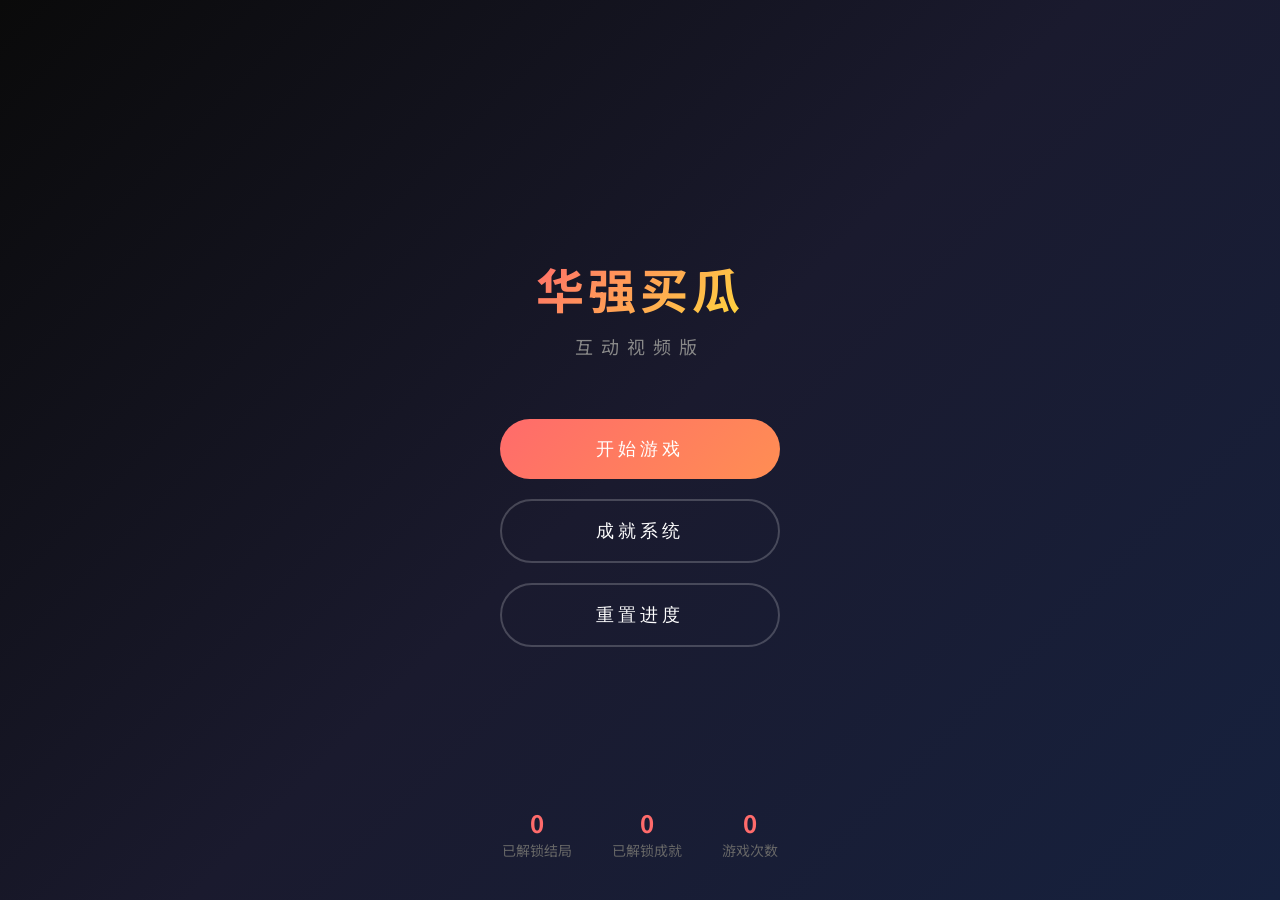
<file: docs/index.html>
﻿<!DOCTYPE html>
<html lang="zh-CN">
<head>
    <meta charset="UTF-8">
    <meta name="viewport" content="width=device-width, initial-scale=1.0">
    <title>华强买瓜：互动视频版</title>
    <style>
        @import url('https://fonts.googleapis.com/css2?family=Noto+Sans+SC:wght@300;400;500;700&display=swap');
        
        * {
            margin: 0;
            padding: 0;
            box-sizing: border-box;
        }

        body {
            background: #0a0a0a;
            color: #fff;
            font-family: 'Noto Sans SC', sans-serif;
            overflow: hidden;
            height: 100vh;
            display: flex;
            flex-direction: column;
        }

        /* ==================== 首页 - 高级感设计 ==================== */
        .home-screen {
            position: fixed;
            top: 0;
            left: 0;
            right: 0;
            bottom: 0;
            background: linear-gradient(135deg, #0a0a0a 0%, #1a1a2e 50%, #16213e 100%);
            display: flex;
            flex-direction: column;
            justify-content: center;
            align-items: center;
            z-index: 300;
            transition: opacity 0.5s;
        }

        .home-screen.hidden {
            opacity: 0;
            pointer-events: none;
        }

        .home-title {
            font-size: 48px;
            font-weight: 700;
            margin-bottom: 10px;
            background: linear-gradient(135deg, #ff6b6b, #ffd93d);
            -webkit-background-clip: text;
            -webkit-text-fill-color: transparent;
            background-clip: text;
            letter-spacing: 4px;
        }

        .home-subtitle {
            font-size: 18px;
            color: #888;
            margin-bottom: 60px;
            letter-spacing: 8px;
            text-transform: uppercase;
        }

        .home-buttons {
            display: flex;
            flex-direction: column;
            gap: 20px;
            align-items: center;
        }

        .home-btn {
            padding: 18px 60px;
            background: transparent;
            border: 2px solid rgba(255,255,255,0.2);
            border-radius: 50px;
            color: #fff;
            font-size: 18px;
            cursor: pointer;
            transition: all 0.3s;
            letter-spacing: 4px;
            min-width: 280px;
            text-align: center;
        }

        .home-btn:hover {
            background: rgba(255,107,107,0.2);
            border-color: #ff6b6b;
            transform: translateY(-2px);
            box-shadow: 0 10px 30px rgba(255,107,107,0.3);
        }

        .home-btn.primary {
            background: linear-gradient(135deg, #ff6b6b, #ff8e53);
            border: none;
            font-weight: 500;
        }

        .home-btn.primary:hover {
            box-shadow: 0 10px 30px rgba(255,107,107,0.5);
        }

        .home-stats {
            position: absolute;
            bottom: 40px;
            display: flex;
            gap: 40px;
            color: #666;
            font-size: 14px;
        }

        .home-stat {
            text-align: center;
        }

        .home-stat-value {
            font-size: 24px;
            color: #ff6b6b;
            font-weight: 700;
        }

        /* ==================== 角色选择 ==================== */
        .role-select {
            position: fixed;
            top: 0;
            left: 0;
            right: 0;
            bottom: 0;
            background: linear-gradient(135deg, #0a0a0a 0%, #1a1a2e 100%);
            display: none;
            flex-direction: column;
            justify-content: center;
            align-items: center;
            z-index: 200;
        }

        .role-select.active {
            display: flex;
        }

        .role-select-title {
            font-size: 32px;
            margin-bottom: 50px;
            color: #fff;
            letter-spacing: 4px;
        }

        .role-cards {
            display: flex;
            gap: 40px;
            flex-wrap: wrap;
            justify-content: center;
        }

        .role-card {
            width: 240px;
            padding: 40px 30px;
            background: rgba(255,255,255,0.03);
            border: 1px solid rgba(255,255,255,0.1);
            border-radius: 20px;
            text-align: center;
            cursor: pointer;
            transition: all 0.4s;
            position: relative;
            overflow: hidden;
        }

        .role-card::before {
            content: '';
            position: absolute;
            top: 0;
            left: 0;
            right: 0;
            height: 3px;
            background: linear-gradient(90deg, #ff6b6b, #ffd93d);
            transform: scaleX(0);
            transition: transform 0.4s;
        }

        .role-card:hover::before {
            transform: scaleX(1);
        }

        .role-card:hover {
            background: rgba(255,255,255,0.08);
            border-color: rgba(255,107,107,0.3);
            transform: translateY(-10px);
            box-shadow: 0 20px 40px rgba(0,0,0,0.5);
        }

        .role-card .role-icon {
            font-size: 56px;
            margin-bottom: 20px;
        }

        .role-card .role-name {
            font-size: 22px;
            font-weight: 700;
            margin-bottom: 12px;
            letter-spacing: 2px;
        }

        .role-card .role-desc {
            font-size: 14px;
            color: #888;
            line-height: 1.6;
        }

        .back-btn {
            margin-top: 40px;
            padding: 12px 40px;
            background: transparent;
            border: 1px solid rgba(255,255,255,0.2);
            border-radius: 25px;
            color: #888;
            cursor: pointer;
            transition: all 0.3s;
        }

        .back-btn:hover {
            border-color: #ff6b6b;
            color: #ff6b6b;
        }

        /* ==================== 游戏界面 ==================== */
        .game-screen {
            display: none;
            flex-direction: column;
            height: 100vh;
        }

        .game-screen.active {
            display: flex;
        }

        /* 顶部栏 */
        .top-bar {
            display: flex;
            justify-content: space-between;
            align-items: center;
            padding: 12px 24px;
            background: rgba(0,0,0,0.9);
            border-bottom: 1px solid rgba(255,255,255,0.05);
        }

        .top-bar .title {
            font-size: 16px;
            font-weight: 500;
            color: #ff6b6b;
            letter-spacing: 2px;
        }

        .top-bar .stats {
            display: flex;
            gap: 24px;
            font-size: 13px;
            color: #666;
        }

        .top-bar .stats span {
            display: flex;
            align-items: center;
            gap: 6px;
        }

        .top-bar .stats .stat-value {
            color: #ff6b6b;
            font-weight: 700;
        }

        /* 视频区域 */
        .video-container {
            flex: 1;
            display: flex;
            justify-content: center;
            align-items: center;
            background: #000;
            position: relative;
        }

        #main-video {
            max-width: 80%;
            max-height: calc((100vh - 50px) * 0.8);
            width: 100%;
            height: 100%;
            object-fit: contain;
        }

        /* 选择面板 */
        .choice-panel {
            position: absolute;
            bottom: 0;
            left: 0;
            right: 0;
            background: linear-gradient(transparent, rgba(0,0,0,0.98));
            padding: 60px 30px 30px;
            transition: opacity 0.4s;
        }

        .choice-panel.hidden {
            opacity: 0;
            pointer-events: none;
        }

        .choice-question {
            text-align: center;
            font-size: 20px;
            margin-bottom: 30px;
            color: #fff;
            font-weight: 300;
            letter-spacing: 2px;
        }

        .choice-buttons {
            display: flex;
            flex-direction: column;
            gap: 12px;
            max-width: 600px;
            margin: 0 auto;
        }

        .choice-btn {
            padding: 18px 24px;
            background: rgba(255,255,255,0.05);
            border: 1px solid rgba(255,255,255,0.1);
            border-radius: 12px;
            color: #fff;
            font-size: 16px;
            cursor: pointer;
            transition: all 0.3s;
            text-align: left;
            display: flex;
            align-items: center;
            gap: 12px;
        }

        .choice-btn:hover {
            background: rgba(255,107,107,0.15);
            border-color: rgba(255,107,107,0.4);
            transform: translateX(8px);
        }

        .choice-btn.selected {
            background: rgba(255,107,107,0.2);
            border-color: #ff6b6b;
        }

        .choice-btn.selected::after {
            display: none;
        }

        .choice-btn .choice-number {
            width: 32px;
            height: 32px;
            background: rgba(255,255,255,0.1);
            border-radius: 50%;
            display: flex;
            align-items: center;
            justify-content: center;
            font-size: 14px;
            font-weight: 700;
            flex-shrink: 0;
        }

        /* 结局面板 */
        .ending-panel {
            position: fixed;
            top: 0;
            left: 0;
            right: 0;
            bottom: 0;
            background: rgba(0,0,0,0.95);
            display: none;
            justify-content: center;
            align-items: center;
            z-index: 100;
        }

        .ending-panel.active {
            display: flex;
        }

        .ending-content {
            text-align: center;
            padding: 50px;
            max-width: 500px;
        }

        .ending-badge {
            font-size: 14px;
            color: #ff6b6b;
            letter-spacing: 4px;
            margin-bottom: 20px;
            text-transform: uppercase;
        }

        .ending-title {
            font-size: 42px;
            font-weight: 700;
            margin-bottom: 20px;
            background: linear-gradient(135deg, #ff6b6b, #ffd93d);
            -webkit-background-clip: text;
            -webkit-text-fill-color: transparent;
            background-clip: text;
        }

        .ending-description {
            font-size: 18px;
            color: #aaa;
            margin-bottom: 40px;
            line-height: 1.8;
        }

        .ending-buttons {
            display: flex;
            gap: 20px;
            justify-content: center;
        }

        .ending-btn {
            padding: 14px 40px;
            background: transparent;
            border: 2px solid rgba(255,255,255,0.2);
            border-radius: 30px;
            color: #fff;
            font-size: 16px;
            cursor: pointer;
            transition: all 0.3s;
            letter-spacing: 2px;
        }

        .ending-btn:hover {
            background: rgba(255,107,107,0.2);
            border-color: #ff6b6b;
            transform: translateY(-2px);
        }

        .ending-btn.primary {
            background: linear-gradient(135deg, #ff6b6b, #ff8e53);
            border: none;
        }

        .ending-btn.primary:hover {
            box-shadow: 0 10px 30px rgba(255,107,107,0.4);
        }

        /* 成就面板 */
        .achievement-panel {
            position: fixed;
            top: 0;
            left: 0;
            right: 0;
            bottom: 0;
            background: rgba(0,0,0,0.95);
            display: none;
            justify-content: center;
            align-items: center;
            z-index: 150;
            overflow-y: auto;
        }

        .achievement-panel.active {
            display: flex;
        }

        .achievement-content {
            padding: 50px;
            max-width: 800px;
            width: 100%;
        }

        .achievement-title {
            font-size: 32px;
            text-align: center;
            margin-bottom: 40px;
            letter-spacing: 4px;
        }

        .achievement-grid {
            display: grid;
            grid-template-columns: repeat(auto-fill, minmax(220px, 1fr));
            gap: 20px;
        }

        .achievement-item {
            padding: 24px;
            background: rgba(255,255,255,0.03);
            border: 1px solid rgba(255,255,255,0.08);
            border-radius: 16px;
            text-align: center;
            transition: all 0.3s;
        }

        .achievement-item.unlocked {
            background: rgba(255,107,107,0.08);
            border-color: rgba(255,107,107,0.3);
        }

        .achievement-item .ach-icon {
            font-size: 36px;
            margin-bottom: 12px;
        }

        .achievement-item .ach-name {
            font-size: 16px;
            font-weight: 500;
            margin-bottom: 8px;
        }

        .achievement-item .ach-desc {
            font-size: 13px;
            color: #666;
        }

        .achievement-item.locked {
            opacity: 0.4;
        }

        .achievement-item.locked .ach-icon {
            filter: grayscale(1);
        }

        .ach-close {
            margin-top: 40px;
            text-align: center;
        }

        .ach-close-btn {
            padding: 12px 40px;
            background: transparent;
            border: 1px solid rgba(255,255,255,0.2);
            border-radius: 25px;
            color: #888;
            cursor: pointer;
            transition: all 0.3s;
        }

        .ach-close-btn:hover {
            border-color: #ff6b6b;
            color: #ff6b6b;
        }

        /* 进度条 */
        .progress-bar {
            position: absolute;
            bottom: 0;
            left: 0;
            height: 3px;
            background: linear-gradient(90deg, #ff6b6b, #ffd93d);
            transition: width 0.5s;
        }

        /* 成就弹出提示 */
        .achievement-popup {
            position: fixed;
            top: 20px;
            right: 20px;
            background: rgba(30,30,30,0.95);
            border: 1px solid rgba(255,107,107,0.3);
            border-radius: 16px;
            padding: 20px 24px;
            display: flex;
            align-items: center;
            gap: 16px;
            z-index: 500;
            transform: translateX(400px);
            transition: transform 0.5s;
            box-shadow: 0 10px 40px rgba(0,0,0,0.5);
        }

        .achievement-popup.show {
            transform: translateX(0);
        }

        .achievement-popup .popup-icon {
            font-size: 32px;
        }

        .achievement-popup .popup-text {
            display: flex;
            flex-direction: column;
        }

        .achievement-popup .popup-title {
            font-size: 14px;
            color: #ff6b6b;
            margin-bottom: 4px;
        }

        .achievement-popup .popup-name {
            font-size: 16px;
            font-weight: 500;
        }

        /* ==================== 视频控制按钮 ==================== */
        .video-controls {
            position: absolute;
            top: 20px;
            right: 20px;
            display: flex;
            gap: 10px;
            z-index: 10;
            opacity: 0;
            transition: opacity 0.3s;
        }

        .video-container:hover .video-controls {
            opacity: 1;
        }

        .video-controls.always-show {
            opacity: 1;
        }

        .ctrl-btn {
            padding: 10px 20px;
            background: rgba(0,0,0,0.7);
            border: 1px solid rgba(255,255,255,0.2);
            border-radius: 25px;
            color: #fff;
            font-size: 14px;
            cursor: pointer;
            transition: all 0.3s;
            backdrop-filter: blur(10px);
            display: flex;
            align-items: center;
            gap: 6px;
        }

        .ctrl-btn:hover {
            background: rgba(255,107,107,0.3);
            border-color: rgba(255,107,107,0.5);
            transform: translateY(-2px);
        }

        .ctrl-btn:disabled {
            opacity: 0.3;
            cursor: not-allowed;
            transform: none;
        }

        .ctrl-btn:disabled:hover {
            background: rgba(0,0,0,0.7);
            border-color: rgba(255,255,255,0.2);
        }

        .ctrl-btn .ctrl-icon {
            font-size: 16px;
        }

        /* 选择面板 - 回退按钮 */
        .choice-header {
            display: flex;
            justify-content: center;
            align-items: center;
            margin-bottom: 30px;
            position: relative;
        }

        .choice-question {
            text-align: center;
            font-size: 20px;
            color: #fff;
            font-weight: 300;
            letter-spacing: 2px;
        }

        .back-step-btn {
            position: absolute;
            left: 0;
            padding: 8px 16px;
            background: rgba(255,255,255,0.08);
            border: 1px solid rgba(255,255,255,0.15);
            border-radius: 20px;
            color: #aaa;
            font-size: 13px;
            cursor: pointer;
            transition: all 0.3s;
            display: flex;
            align-items: center;
            gap: 4px;
        }

        .back-step-btn:hover {
            background: rgba(255,107,107,0.15);
            border-color: rgba(255,107,107,0.4);
            color: #ff6b6b;
        }

        .back-step-btn:disabled {
            opacity: 0.3;
            cursor: not-allowed;
        }

        .back-step-btn:disabled:hover {
            background: rgba(255,255,255,0.08);
            border-color: rgba(255,255,255,0.15);
            color: #aaa;
        }

        /* 已选标记样式增强 */
        .choice-btn.selected {
            background: rgba(255,107,107,0.15);
            border-color: rgba(255,107,107,0.5);
        }

        .choice-btn.selected .choice-number {
            background: rgba(255,107,107,0.3);
        }

        .choice-btn .selected-tag {
            margin-left: auto;
            font-size: 12px;
            color: #ff6b6b;
            opacity: 0.8;
            display: flex;
            align-items: center;
            gap: 4px;
            flex-shrink: 0;
        }
    </style>
</head>
<body>
    <!-- ==================== 首页 ==================== -->
    <div class="home-screen" id="home-screen">
        <div class="home-title">华强买瓜</div>
        <div class="home-subtitle">互动视频版</div>
        <div class="home-buttons">
            <button class="home-btn primary" id="btn-start">开始游戏</button>
            <button class="home-btn" id="btn-achievements">成就系统</button>
            <button class="home-btn" id="btn-reset">重置进度</button>
        </div>
        <div class="home-stats">
            <div class="home-stat">
                <div class="home-stat-value" id="home-ending-count">0</div>
                <div>已解锁结局</div>
            </div>
            <div class="home-stat">
                <div class="home-stat-value" id="home-achievement-count">0</div>
                <div>已解锁成就</div>
            </div>
            <div class="home-stat">
                <div class="home-stat-value" id="home-play-count">0</div>
                <div>游戏次数</div>
            </div>
        </div>
    </div>

    <!-- ==================== 角色选择 ==================== -->
    <div class="role-select" id="role-select">
        <div class="role-select-title">选择你的角色</div>
        <div class="role-cards">
            <div class="role-card" data-role="huaqiang">
                <div class="role-icon">🔪</div>
                <div class="role-name">华强报仇记</div>
                <div class="role-desc">化身华强，手持利刃<br>为兄弟报仇雪恨</div>
            </div>
            <div class="role-card" data-role="boss">
                <div class="role-icon">🍉</div>
                <div class="role-name">老板自卫记</div>
                <div class="role-desc">扮演瓜贩，机智应对<br>化解危机保全自己</div>
            </div>
            <div class="role-card" data-role="bro">
                <div class="role-icon">🤝</div>
                <div class="role-name">小弟助攻记</div>
                <div class="role-desc">作为小弟，关键时刻<br>出手相助扭转乾坤</div>
            </div>
        </div>
        <button class="back-btn" id="btn-back">返回</button>
    </div>

    <!-- ==================== 游戏界面 ==================== -->
    <div class="game-screen" id="game-screen">
        <div class="top-bar">
            <div class="title">华强买瓜</div>
            <div class="stats">
                <span>故事：<span class="stat-value" id="current-story">未选择</span></span>
                <span>结局：<span class="stat-value" id="ending-count">0/15</span></span>
                <span>成就：<span class="stat-value" id="achievement-count">0/10</span></span>
            </div>
        </div>

        <div class="video-container">
            <video id="main-video" playsinline></video>
            <div class="progress-bar" id="progress-bar"></div>

            <div class="video-controls" id="video-controls">
                <button class="ctrl-btn" id="btn-skip" title="跳过剧情">
                    <span class="ctrl-icon">⏭</span> 跳过
                </button>
                <button class="ctrl-btn" id="btn-back-step-video" title="回到上一步" disabled>
                    <span class="ctrl-icon">↩</span> 上一步
                </button>
            </div>
            
            <div class="choice-panel hidden" id="choice-panel">
                <div class="choice-header">
                    <button class="back-step-btn" id="btn-back-step" disabled>
                        <span>↩</span> 上一步
                    </button>
                    <div class="choice-question" id="choice-question">请选择...</div>
                </div>
                <div class="choice-buttons" id="choice-buttons"></div>
            </div>
        </div>
    </div>

    <!-- ==================== 结局面板 ==================== -->
    <div class="ending-panel" id="ending-panel">
        <div class="ending-content">
            <div class="ending-badge">结局达成</div>
            <div class="ending-title" id="ending-title">结局名称</div>
            <div class="ending-description" id="ending-description">结局描述</div>
            <div class="ending-buttons">
                <button class="ending-btn primary" id="btn-restart">再来一次</button>
                <button class="ending-btn" id="btn-menu">返回菜单</button>
            </div>
        </div>
    </div>

    <!-- ==================== 成就面板 ==================== -->
    <div class="achievement-panel" id="achievement-panel">
        <div class="achievement-content">
            <div class="achievement-title">🏆 成就系统</div>
            <div class="achievement-grid" id="achievement-grid"></div>
            <div class="ach-close">
                <button class="ach-close-btn" id="btn-ach-close">关闭</button>
            </div>
        </div>
    </div>

    <!-- ==================== 成就弹出提示 ==================== -->
    <div class="achievement-popup" id="achievement-popup">
        <div class="popup-icon">🏆</div>
        <div class="popup-text">
            <div class="popup-title">解锁新成就</div>
            <div class="popup-name" id="popup-ach-name">成就名称</div>
        </div>
    </div>

    <script>
        // ==================== 成就配置 ====================
        const ACHIEVEMENTS = {
            first_play: {
                name: '初次体验',
                desc: '完成第一次游戏',
                icon: '🎮'
            },
            all_a_endings: {
                name: '华强专家',
                desc: '解锁华强报仇记所有结局',
                icon: '🔪'
            },
            all_b_endings: {
                name: '自卫大师',
                desc: '解锁老板自卫记所有结局',
                icon: '🛡️'
            },
            all_c_endings: {
                name: '助攻达人',
                desc: '解锁小弟助攻记所有结局',
                icon: '🤝'
            },
            half_endings: {
                name: '探索者',
                desc: '解锁超过一半结局',
                icon: '🔍'
            },
            all_endings: {
                name: '全结局收集',
                desc: '解锁所有15个结局',
                icon: '👑'
            },
            try_all_roles: {
                name: '百变演员',
                desc: '尝试过所有三个角色',
                icon: '🎭'
            },
            speed_run: {
                name: '速通玩家',
                desc: '2分钟内完成一次游戏',
                icon: '⚡'
            },
            ten_plays: {
                name: '忠实粉丝',
                desc: '完成10次游戏',
                icon: '❤️'
            },
            completionist: {
                name: '完美主义',
                desc: '解锁所有成就',
                icon: '💎'
            }
        };

        // ==================== 视频树配置 ====================
        const VIDEO_TREE = {
            // ========== 故事A：华强报仇记 ==========
            huaqiang_start: {
                video: '【互动视频】卖瓜合集2.0，选择你的角色（包含小弟）点进即可游玩/A_游玩__华强报仇记/A_游玩__华强报仇记.mp4',
                story: '华强报仇记',
                choices: [
                    { text: '开始游戏', next: 'huaqiang_gamestart' },
                ]
            },
            huaqiang_gamestart: {
                video: '【互动视频】卖瓜合集2.0，选择你的角色（包含小弟）点进即可游玩/A_游玩__华强报仇记/A_开始游戏/A_开始游戏.mp4',
                choices: [
                    { text: '拐进去', next: 'huaqiang_turnin' },
                    { text: '不进去', next: 'huaqiang_notenter' }
                ]
            },
            huaqiang_notenter: {
                video: '【互动视频】卖瓜合集2.0，选择你的角色（包含小弟）点进即可游玩/A_游玩__华强报仇记/A_开始游戏/B_不进去/B_不进去.mp4',
                choices: [
                    { text: '观看结局', next: 'ending_A6' }
                ]
            },
            huaqiang_turnin: {
                video: '【互动视频】卖瓜合集2.0，选择你的角色（包含小弟）点进即可游玩/A_游玩__华强报仇记/A_开始游戏/A_拐进去/A_拐进去.mp4',
                choices: [
                    { text: '问价钱', next: 'huaqiang_askprice' },
                    { text: '直接刺', next: 'huaqiang_stab' }
                ]
            },
            huaqiang_stab: {
                video: '【互动视频】卖瓜合集2.0，选择你的角色（包含小弟）点进即可游玩/A_游玩__华强报仇记/A_开始游戏/A_拐进去/B_直接刺/B_直接刺.mp4',
                choices: [
                    { text: '观看结局', next: 'ending_A5' }
                ]
            },
            huaqiang_askprice: {
                video: '【互动视频】卖瓜合集2.0，选择你的角色（包含小弟）点进即可游玩/A_游玩__华强报仇记/A_开始游戏/A_拐进去/A_问价钱/A_问价钱.mp4',
                choices: [
                    { text: "what's up", next: 'huaqiang_whatsup' },
                    { text: '太贵，不买了', next: 'huaqiang_expensive' }
                ]
            },
            huaqiang_expensive: {
                video: '【互动视频】卖瓜合集2.0，选择你的角色（包含小弟）点进即可游玩/A_游玩__华强报仇记/A_开始游戏/A_拐进去/A_问价钱/B_太贵，不买了/B_太贵，不买了.mp4',
                choices: [
                    { text: '观看结局', next: 'ending_A4' }
                ]
            },
            huaqiang_whatsup: {
                video: '【互动视频】卖瓜合集2.0，选择你的角色（包含小弟）点进即可游玩/A_游玩__华强报仇记/A_开始游戏/A_拐进去/A_问价钱/A_what\'s_up/A_what\'s_up.mp4',
                choices: [
                    { text: '不保熟就刺', next: 'huaqiang_nocook' },
                    { text: '保熟吗', next: 'huaqiang_cook' }
                ]
            },
            huaqiang_nocook: {
                video: '【互动视频】卖瓜合集2.0，选择你的角色（包含小弟）点进即可游玩/A_游玩__华强报仇记/A_开始游戏/A_拐进去/A_问价钱/A_what\'s_up/A_不保熟就刺/A_不保熟就刺.mp4',
                choices: [
                    { text: '观看结局', next: 'ending_A1' }
                ]
            },
            huaqiang_cook: {
                video: '【互动视频】卖瓜合集2.0，选择你的角色（包含小弟）点进即可游玩/A_游玩__华强报仇记/A_开始游戏/A_拐进去/A_问价钱/A_what\'s_up/B_保熟吗/B_保熟吗.mp4',
                choices: [
                    { text: '继续', next: 'huaqiang_continue' }
                ]
            },
            huaqiang_continue: {
                video: '【互动视频】卖瓜合集2.0，选择你的角色（包含小弟）点进即可游玩/A_游玩__华强报仇记/A_开始游戏/A_拐进去/A_问价钱/A_what\'s_up/B_保熟吗/A_继续/A_继续.mp4',
                choices: [
                    { text: '跑路', next: 'huaqiang_run' },
                    { text: '不跑', next: 'huaqiang_norun' }
                ]
            },
            huaqiang_run: {
                video: '【互动视频】卖瓜合集2.0，选择你的角色（包含小弟）点进即可游玩/A_游玩__华强报仇记/A_开始游戏/A_拐进去/A_问价钱/A_what\'s_up/B_保熟吗/A_继续/A_跑路/A_跑路.mp4',
                choices: [
                    { text: '观看结局', next: 'ending_A2' }
                ]
            },
            huaqiang_norun: {
                video: '【互动视频】卖瓜合集2.0，选择你的角色（包含小弟）点进即可游玩/A_游玩__华强报仇记/A_开始游戏/A_拐进去/A_问价钱/A_what\'s_up/B_保熟吗/A_继续/B_不跑/B_不跑.mp4',
                choices: [
                    { text: '观看结局', next: 'ending_A3' }
                ]
            },

            // ========== 故事B：老板自卫记 ==========
            boss_start: {
                video: '【互动视频】卖瓜合集2.0，选择你的角色（包含小弟）点进即可游玩/B_游玩__老板自卫记/B_游玩__老板自卫记.mp4',
                story: '老板自卫记',
                choices: [
                    { text: 'say价格', next: 'boss_sayprice' },
                    { text: '偷偷报警', next: 'boss_callpolice' },
                    { text: '自杀', next: 'boss_suicide' }
                ]
            },
            boss_suicide: {
                video: '【互动视频】卖瓜合集2.0，选择你的角色（包含小弟）点进即可游玩/B_游玩__老板自卫记/C_自杀/C_自杀.mp4',
                choices: [
                    { text: '观看结局', next: 'ending_B6' }
                ]
            },
            boss_sayprice: {
                video: '【互动视频】卖瓜合集2.0，选择你的角色（包含小弟）点进即可游玩/B_游玩__老板自卫记/A_say价格/A_say价格.mp4',
                choices: [
                    { text: '直接挑瓜', next: 'boss_pick' },
                    { text: '仔细挑瓜', next: 'boss_careful' }
                ]
            },
            boss_careful: {
                video: '【互动视频】卖瓜合集2.0，选择你的角色（包含小弟）点进即可游玩/B_游玩__老板自卫记/A_say价格/B_仔细挑瓜/B_仔细挑瓜.mp4',
                choices: [
                    { text: '观看结局', next: 'ending_B3' }
                ]
            },
            boss_pick: {
                video: '【互动视频】卖瓜合集2.0，选择你的角色（包含小弟）点进即可游玩/B_游玩__老板自卫记/A_say价格/A_直接挑瓜/A_直接挑瓜.mp4',
                choices: [
                    { text: '生气', next: 'boss_angry' },
                    { text: '搏斗', next: 'boss_fight' }
                ]
            },
            boss_angry: {
                video: '【互动视频】卖瓜合集2.0，选择你的角色（包含小弟）点进即可游玩/B_游玩__老板自卫记/A_say价格/A_直接挑瓜/A_生气/A_生气.mp4',
                choices: [
                    { text: '观看结局', next: 'ending_B1' }
                ]
            },
            boss_fight: {
                video: '【互动视频】卖瓜合集2.0，选择你的角色（包含小弟）点进即可游玩/B_游玩__老板自卫记/A_say价格/A_直接挑瓜/B_搏斗/B_搏斗.mp4',
                choices: [
                    { text: '观看结局', next: 'ending_B2' }
                ]
            },
            boss_callpolice: {
                video: '【互动视频】卖瓜合集2.0，选择你的角色（包含小弟）点进即可游玩/B_游玩__老板自卫记/B_偷偷报警/B_偷偷报警.mp4',
                choices: [
                    { text: '说价格', next: 'boss_sayprice2' }
                ]
            },
            boss_sayprice2: {
                video: '【互动视频】卖瓜合集2.0，选择你的角色（包含小弟）点进即可游玩/B_游玩__老板自卫记/B_偷偷报警/A_说价格/A_说价格.mp4',
                choices: [
                    { text: '直接挑瓜', next: 'boss_pick2' },
                    { text: '拖延时间', next: 'boss_delay' }
                ]
            },
            boss_pick2: {
                video: '【互动视频】卖瓜合集2.0，选择你的角色（包含小弟）点进即可游玩/B_游玩__老板自卫记/B_偷偷报警/A_说价格/A_直接挑瓜/A_直接挑瓜.mp4',
                choices: [
                    { text: '观看结局', next: 'ending_B4' }
                ]
            },
            boss_delay: {
                video: '【互动视频】卖瓜合集2.0，选择你的角色（包含小弟）点进即可游玩/B_游玩__老板自卫记/B_偷偷报警/A_说价格/B_拖延时间/B_拖延时间.mp4',
                choices: [
                    { text: '继续', next: 'boss_continue' }
                ]
            },
            boss_continue: {
                video: '【互动视频】卖瓜合集2.0，选择你的角色（包含小弟）点进即可游玩/B_游玩__老板自卫记/B_偷偷报警/A_说价格/B_拖延时间/A_继续/A_继续.mp4',
                choices: [
                    { text: '观看结局', next: 'ending_B5' }
                ]
            },

            // ========== 故事C：小弟助攻记 ==========
            bro_start: {
                video: '【互动视频】卖瓜合集2.0，选择你的角色（包含小弟）点进即可游玩/C_游玩__小弟助攻记/C_游玩__小弟助攻记.mp4',
                story: '小弟助攻记',
                choices: [
                    { text: '开始吧', next: 'bro_startgame' }
                ]
            },
            bro_startgame: {
                video: '【互动视频】卖瓜合集2.0，选择你的角色（包含小弟）点进即可游玩/C_游玩__小弟助攻记/A_开始吧/A_开始吧.mp4',
                choices: [
                    { text: '提醒警惕', next: 'bro_remind' },
                    { text: '跳过本轮选择', next: 'bro_skip' }
                ]
            },
            bro_remind: {
                video: '【互动视频】卖瓜合集2.0，选择你的角色（包含小弟）点进即可游玩/C_游玩__小弟助攻记/A_开始吧/A_提醒警惕/A_提醒警惕.mp4',
                choices: [
                    { text: '跳过本轮选择', next: 'bro_skip2' },
                    { text: '提醒报警', next: 'bro_callpolice' }
                ]
            },
            bro_callpolice: {
                video: '【互动视频】卖瓜合集2.0，选择你的角色（包含小弟）点进即可游玩/C_游玩__小弟助攻记/A_开始吧/A_提醒警惕/B_提醒报警/B_提醒报警.mp4',
                choices: [
                    { text: '观看结局', next: 'ending_C3' }
                ]
            },
            bro_skip: {
                video: '【互动视频】卖瓜合集2.0，选择你的角色（包含小弟）点进即可游玩/C_游玩__小弟助攻记/A_开始吧/B_跳过本轮选择/B_跳过本轮选择.mp4',
                choices: [
                    { text: '追华强', next: 'bro_chase' },
                    { text: '反捅一刀', next: 'bro_stab' }
                ]
            },
            bro_skip2: {
                video: '【互动视频】卖瓜合集2.0，选择你的角色（包含小弟）点进即可游玩/C_游玩__小弟助攻记/A_开始吧/A_提醒警惕/A_跳过本轮选择/A_跳过本轮选择.mp4',
                choices: [
                    { text: '追华强', next: 'bro_chase2' },
                    { text: '反捅一刀', next: 'bro_stab2' }
                ]
            },
            bro_chase: {
                video: '【互动视频】卖瓜合集2.0，选择你的角色（包含小弟）点进即可游玩/C_游玩__小弟助攻记/A_开始吧/B_跳过本轮选择/A_追华强/A_追华强.mp4',
                choices: [
                    { text: '观看结局', next: 'ending_C4' }
                ]
            },
            bro_stab: {
                video: '【互动视频】卖瓜合集2.0，选择你的角色（包含小弟）点进即可游玩/C_游玩__小弟助攻记/A_开始吧/B_跳过本轮选择/B_反捅一刀/B_反捅一刀.mp4',
                choices: [
                    { text: '观看结局', next: 'ending_C5' }
                ]
            },
            bro_chase2: {
                video: '【互动视频】卖瓜合集2.0，选择你的角色（包含小弟）点进即可游玩/C_游玩__小弟助攻记/A_开始吧/A_提醒警惕/A_跳过本轮选择/A_追华强/A_追华强.mp4',
                choices: [
                    { text: '观看结局', next: 'ending_C1' }
                ]
            },
            bro_stab2: {
                video: '【互动视频】卖瓜合集2.0，选择你的角色（包含小弟）点进即可游玩/C_游玩__小弟助攻记/A_开始吧/A_提醒警惕/A_跳过本轮选择/B_反捅一刀/B_反捅一刀.mp4',
                choices: [
                    { text: '观看结局', next: 'ending_C2' }
                ]
            },

            // ========== 结局节点 ==========
            ending_A1: {
                video: '【互动视频】卖瓜合集2.0，选择你的角色（包含小弟）点进即可游玩/A_游玩__华强报仇记/A_开始游戏/A_拐进去/A_问价钱/A_what\'s_up/A_不保熟就刺/A_结局/A_结局.mp4',
                isEnding: true,
                endingId: 'A1',
                endingName: '华强报仇记 - 结局一',
                endingDesc: '不保熟就刺，直接动手'
            },
            ending_A2: {
                video: '【互动视频】卖瓜合集2.0，选择你的角色（包含小弟）点进即可游玩/A_游玩__华强报仇记/A_开始游戏/A_拐进去/A_问价钱/A_what\'s_up/B_保熟吗/A_继续/A_跑路/A_结局/A_结局.mp4',
                isEnding: true,
                endingId: 'A2',
                endingName: '华强报仇记 - 结局二',
                endingDesc: '见势不妙，溜了溜了'
            },
            ending_A3: {
                video: '【互动视频】卖瓜合集2.0，选择你的角色（包含小弟）点进即可游玩/A_游玩__华强报仇记/A_开始游戏/A_拐进去/A_问价钱/A_what\'s_up/B_保熟吗/A_继续/B_不跑/A_结局/A_结局.mp4',
                isEnding: true,
                endingId: 'A3',
                endingName: '华强报仇记 - 结局三',
                endingDesc: '硬刚到底，两败俱伤'
            },
            ending_A4: {
                video: '【互动视频】卖瓜合集2.0，选择你的角色（包含小弟）点进即可游玩/A_游玩__华强报仇记/A_开始游戏/A_拐进去/A_问价钱/B_太贵，不买了/A_结局/A_结局.mp4',
                isEnding: true,
                endingId: 'A4',
                endingName: '华强报仇记 - 结局四',
                endingDesc: '太贵不买了，告辞'
            },
            ending_A5: {
                video: '【互动视频】卖瓜合集2.0，选择你的角色（包含小弟）点进即可游玩/A_游玩__华强报仇记/A_开始游戏/A_拐进去/B_直接刺/A_结局/A_结局.mp4',
                isEnding: true,
                endingId: 'A5',
                endingName: '华强报仇记 - 结局五',
                endingDesc: '二话不说，直接开刺'
            },
            ending_A6: {
                video: '【互动视频】卖瓜合集2.0，选择你的角色（包含小弟）点进即可游玩/A_游玩__华强报仇记/A_开始游戏/B_不进去/A_结局/A_结局.mp4',
                isEnding: true,
                endingId: 'A6',
                endingName: '华强报仇记 - 结局六',
                endingDesc: '不进去，改天再来'
            },
            ending_B1: {
                video: '【互动视频】卖瓜合集2.0，选择你的角色（包含小弟）点进即可游玩/B_游玩__老板自卫记/A_say价格/A_直接挑瓜/A_生气/A_结局/A_结局.mp4',
                isEnding: true,
                endingId: 'B1',
                endingName: '老板自卫记 - 结局一',
                endingDesc: '生气对峙，场面失控'
            },
            ending_B2: {
                video: '【互动视频】卖瓜合集2.0，选择你的角色（包含小弟）点进即可游玩/B_游玩__老板自卫记/A_say价格/A_直接挑瓜/B_搏斗/A_结局/A_结局.mp4',
                isEnding: true,
                endingId: 'B2',
                endingName: '老板自卫记 - 结局二',
                endingDesc: '搏斗反击，自卫成功'
            },
            ending_B3: {
                video: '【互动视频】卖瓜合集2.0，选择你的角色（包含小弟）点进即可游玩/B_游玩__老板自卫记/A_say价格/B_仔细挑瓜/A_结局/A_结局.mp4',
                isEnding: true,
                endingId: 'B3',
                endingName: '老板自卫记 - 结局三',
                endingDesc: '仔细挑瓜，化解危机'
            },
            ending_B4: {
                video: '【互动视频】卖瓜合集2.0，选择你的角色（包含小弟）点进即可游玩/B_游玩__老板自卫记/B_偷偷报警/A_说价格/A_直接挑瓜/A_结局/A_结局.mp4',
                isEnding: true,
                endingId: 'B4',
                endingName: '老板自卫记 - 结局四',
                endingDesc: '报警求助，正义必胜'
            },
            ending_B5: {
                video: '【互动视频】卖瓜合集2.0，选择你的角色（包含小弟）点进即可游玩/B_游玩__老板自卫记/B_偷偷报警/A_说价格/B_拖延时间/A_继续/A_结局/A_结局.mp4',
                isEnding: true,
                endingId: 'B5',
                endingName: '老板自卫记 - 结局五',
                endingDesc: '拖延时间，警察赶到'
            },
            ending_B6: {
                video: '【互动视频】卖瓜合集2.0，选择你的角色（包含小弟）点进即可游玩/B_游玩__老板自卫记/C_自杀/A_结局/A_结局.mp4',
                isEnding: true,
                endingId: 'B6',
                endingName: '老板自卫记 - 结局六',
                endingDesc: '压力太大，选择自杀'
            },
            ending_C1: {
                video: '【互动视频】卖瓜合集2.0，选择你的角色（包含小弟）点进即可游玩/C_游玩__小弟助攻记/A_开始吧/A_提醒警惕/A_跳过本轮选择/A_追华强/A_结局/A_结局.mp4',
                isEnding: true,
                endingId: 'C1',
                endingName: '小弟助攻记 - 结局一',
                endingDesc: '追华强，助攻成功'
            },
            ending_C2: {
                video: '【互动视频】卖瓜合集2.0，选择你的角色（包含小弟）点进即可游玩/C_游玩__小弟助攻记/A_开始吧/A_提醒警惕/A_跳过本轮选择/B_反捅一刀/A_结局/A_结局.mp4',
                isEnding: true,
                endingId: 'C2',
                endingName: '小弟助攻记 - 结局二',
                endingDesc: '反捅一刀，局势逆转'
            },
            ending_C3: {
                video: '【互动视频】卖瓜合集2.0，选择你的角色（包含小弟）点进即可游玩/C_游玩__小弟助攻记/A_开始吧/A_提醒警惕/B_提醒报警/A_结局/A_结局.mp4',
                isEnding: true,
                endingId: 'C3',
                endingName: '小弟助攻记 - 结局三',
                endingDesc: '提醒报警，机智助攻'
            },
            ending_C4: {
                video: '【互动视频】卖瓜合集2.0，选择你的角色（包含小弟）点进即可游玩/C_游玩__小弟助攻记/A_开始吧/B_跳过本轮选择/A_追华强/A_结局/A_结局.mp4',
                isEnding: true,
                endingId: 'C4',
                endingName: '小弟助攻记 - 结局四',
                endingDesc: '直接追华强，简单粗暴'
            },
            ending_C5: {
                video: '【互动视频】卖瓜合集2.0，选择你的角色（包含小弟）点进即可游玩/C_游玩__小弟助攻记/A_开始吧/B_跳过本轮选择/B_反捅一刀/A_结局/A_结局.mp4',
                isEnding: true,
                endingId: 'C5',
                endingName: '小弟助攻记 - 结局五',
                endingDesc: '直接反捅，狠人一个'
            }
        };

        // ==================== 游戏核心逻辑 ====================
        class InteractiveVideoGame {
            constructor() {
                this.video = document.getElementById('main-video');
                this.choicePanel = document.getElementById('choice-panel');
                this.choiceButtons = document.getElementById('choice-buttons');
                this.endingPanel = document.getElementById('ending-panel');
                this.homeScreen = document.getElementById('home-screen');
                this.roleSelect = document.getElementById('role-select');
                this.gameScreen = document.getElementById('game-screen');
                this.progressBar = document.getElementById('progress-bar');
                this.videoControls = document.getElementById('video-controls');
                this.btnSkip = document.getElementById('btn-skip');
                this.btnBackStepVideo = document.getElementById('btn-back-step-video');
                this.btnBackStep = document.getElementById('btn-back-step');
                
                this.currentNode = '';
                this.currentStory = '';
                this.startTime = null;
                this.history = [];
                this.isVideoPlaying = false;
                
                this.saveData = {
                    unlockedEndings: new Set(),
                    unlockedAchievements: new Set(),
                    selectedChoices: new Set(),
                    playedRoles: new Set(),
                    playCount: 0
                };
                
                this.init();
            }

            init() {
                document.getElementById('btn-start').addEventListener('click', () => this.showRoleSelect());
                document.getElementById('btn-achievements').addEventListener('click', () => this.showAchievements());
                document.getElementById('btn-reset').addEventListener('click', () => this.resetProgress());
                document.getElementById('btn-back').addEventListener('click', () => this.backToHome());
                document.getElementById('btn-restart').addEventListener('click', () => this.restart());
                document.getElementById('btn-menu').addEventListener('click', () => this.backToMenu());
                document.getElementById('btn-ach-close').addEventListener('click', () => this.hideAchievements());

                document.querySelectorAll('.role-card').forEach(card => {
                    card.addEventListener('click', () => {
                        const role = card.dataset.role;
                        this.selectRole(role);
                    });
                });

                this.video.addEventListener('ended', () => {
                    this.isVideoPlaying = false;
                    this.onVideoEnded();
                });

                this.video.addEventListener('play', () => {
                    this.isVideoPlaying = true;
                });

                this.video.addEventListener('pause', () => {
                    this.isVideoPlaying = false;
                });

                this.btnSkip.addEventListener('click', () => this.skipVideo());
                this.btnBackStepVideo.addEventListener('click', () => this.goBack());
                this.btnBackStep.addEventListener('click', () => this.goBack());

                this.loadSave();
                this.updateHomeStats();
            }

            showRoleSelect() {
                this.homeScreen.classList.add('hidden');
                this.roleSelect.classList.add('active');
            }

            backToHome() {
                this.roleSelect.classList.remove('active');
                this.homeScreen.classList.remove('hidden');
            }

            selectRole(role) {
                this.roleSelect.classList.remove('active');
                this.gameScreen.classList.add('active');
                
                const roleMap = {
                    huaqiang: 'huaqiang_start',
                    boss: 'boss_start',
                    bro: 'bro_start'
                };
                
                this.currentNode = roleMap[role];
                this.history = [];
                this.saveData.playedRoles.add(role);
                
                const node = VIDEO_TREE[this.currentNode];
                this.currentStory = node.story || '未知';
                this.startTime = Date.now();
                this.saveData.playCount++;
                
                this.updateStats();
                this.updateBackButtons();
                this.playVideo(node.video);
            }

            playVideo(src) {
                this.choicePanel.classList.add('hidden');
                this.videoControls.classList.add('always-show');
                this.btnSkip.disabled = false;
                this.video.src = src;
                this.video.play().catch(err => {
                    console.error('视频播放失败:', err);
                    this.isVideoPlaying = false;
                    this.onVideoEnded();
                });
            }

            skipVideo() {
                if (this.video.readyState >= 1) {
                    this.video.pause();
                    this.video.currentTime = this.video.duration || 0;
                    this.isVideoPlaying = false;
                    this.onVideoEnded();
                }
            }

            onVideoEnded() {
                this.videoControls.classList.remove('always-show');
                this.btnSkip.disabled = true;
                const node = VIDEO_TREE[this.currentNode];
                
                if (node.isEnding) {
                    this.showEnding(node);
                } else if (node.choices) {
                    this.showChoices(node);
                }
            }

            showChoices(node) {
                this.choiceButtons.innerHTML = '';
                
                node.choices.forEach((choice, index) => {
                    const btn = document.createElement('button');
                    btn.className = 'choice-btn';
                    
                    const choiceKey = `${this.currentNode}_${index}`;
                    const isSelected = this.saveData.selectedChoices.has(choiceKey);
                    
                    if (isSelected) {
                        btn.classList.add('selected');
                    }
                    
                    let selectedTag = '';
                    if (isSelected) {
                        selectedTag = '<span class="selected-tag">✓ 已选过</span>';
                    }
                    
                    btn.innerHTML = `
                        <div class="choice-number">${index + 1}</div>
                        <span>${choice.text}</span>
                        ${selectedTag}
                    `;
                    
                    btn.addEventListener('click', () => {
                        this.saveData.selectedChoices.add(choiceKey);
                        this.makeChoice(choice);
                    });
                    
                    this.choiceButtons.appendChild(btn);
                });
                
                this.updateBackButtons();
                this.choicePanel.classList.remove('hidden');
            }

            makeChoice(choice) {
                this.history.push(this.currentNode);
                this.currentNode = choice.next;
                const nextNode = VIDEO_TREE[this.currentNode];
                
                this.updateStats();
                this.updateBackButtons();
                this.playVideo(nextNode.video);
            }

            goBack() {
                if (this.history.length === 0) return;
                
                this.video.pause();
                this.choicePanel.classList.add('hidden');
                this.endingPanel.classList.remove('active');
                
                this.currentNode = this.history.pop();
                const node = VIDEO_TREE[this.currentNode];
                
                this.updateStats();
                this.updateBackButtons();
                this.playVideo(node.video);
            }

            updateBackButtons() {
                const canGoBack = this.history.length > 0;
                this.btnBackStep.disabled = !canGoBack;
                this.btnBackStepVideo.disabled = !canGoBack;
            }

            showEnding(node) {
                this.saveData.unlockedEndings.add(node.endingId);
                this.checkAchievements();
                this.saveProgress();
                
                document.getElementById('ending-title').textContent = node.endingName;
                document.getElementById('ending-description').textContent = node.endingDesc;
                this.endingPanel.classList.add('active');
                
                this.updateStats();
                this.updateHomeStats();
            }

            checkAchievements() {
                const newAchievements = [];
                const data = this.saveData;
                const endings = data.unlockedEndings;
                
                if (data.playCount >= 1 && !data.unlockedAchievements.has('first_play')) {
                    data.unlockedAchievements.add('first_play');
                    newAchievements.push('first_play');
                }
                
                const aEndings = ['A1', 'A2', 'A3', 'A4', 'A5', 'A6'];
                if (aEndings.every(e => endings.has(e)) && !data.unlockedAchievements.has('all_a_endings')) {
                    data.unlockedAchievements.add('all_a_endings');
                    newAchievements.push('all_a_endings');
                }
                
                const bEndings = ['B1', 'B2', 'B3', 'B4', 'B5', 'B6'];
                if (bEndings.every(e => endings.has(e)) && !data.unlockedAchievements.has('all_b_endings')) {
                    data.unlockedAchievements.add('all_b_endings');
                    newAchievements.push('all_b_endings');
                }
                
                const cEndings = ['C1', 'C2', 'C3', 'C4', 'C5'];
                if (cEndings.every(e => endings.has(e)) && !data.unlockedAchievements.has('all_c_endings')) {
                    data.unlockedAchievements.add('all_c_endings');
                    newAchievements.push('all_c_endings');
                }
                
                if (endings.size >= 8 && !data.unlockedAchievements.has('half_endings')) {
                    data.unlockedAchievements.add('half_endings');
                    newAchievements.push('half_endings');
                }
                
                if (endings.size >= 15 && !data.unlockedAchievements.has('all_endings')) {
                    data.unlockedAchievements.add('all_endings');
                    newAchievements.push('all_endings');
                }
                
                if (data.playedRoles.size >= 3 && !data.unlockedAchievements.has('try_all_roles')) {
                    data.unlockedAchievements.add('try_all_roles');
                    newAchievements.push('try_all_roles');
                }
                
                const playTime = (Date.now() - this.startTime) / 1000;
                if (playTime <= 120 && !data.unlockedAchievements.has('speed_run')) {
                    data.unlockedAchievements.add('speed_run');
                    newAchievements.push('speed_run');
                }
                
                if (data.playCount >= 10 && !data.unlockedAchievements.has('ten_plays')) {
                    data.unlockedAchievements.add('ten_plays');
                    newAchievements.push('ten_plays');
                }
                
                if (data.unlockedAchievements.size >= 9 && !data.unlockedAchievements.has('completionist')) {
                    data.unlockedAchievements.add('completionist');
                    newAchievements.push('completionist');
                }
                
                newAchievements.forEach(id => {
                    this.showAchievementPopup(id);
                });
            }

            showAchievementPopup(achId) {
                const ach = ACHIEVEMENTS[achId];
                const popup = document.getElementById('achievement-popup');
                document.getElementById('popup-ach-name').textContent = ach.name;
                
                popup.classList.add('show');
                setTimeout(() => {
                    popup.classList.remove('show');
                }, 3000);
            }

            restart() {
                this.endingPanel.classList.remove('active');
                this.gameScreen.classList.remove('active');
                this.homeScreen.classList.remove('hidden');
                this.currentNode = '';
                this.currentStory = '';
                this.history = [];
                this.video.pause();
                this.video.src = '';
            }

            backToMenu() {
                this.endingPanel.classList.remove('active');
                this.gameScreen.classList.remove('active');
                this.homeScreen.classList.remove('hidden');
                this.currentNode = '';
                this.currentStory = '';
                this.history = [];
                this.video.pause();
                this.video.src = '';
            }

            updateStats() {
                document.getElementById('current-story').textContent = this.currentStory || '未选择';
                document.getElementById('ending-count').textContent = `${this.saveData.unlockedEndings.size}/15`;
                document.getElementById('achievement-count').textContent = `${this.saveData.unlockedAchievements.size}/10`;
                
                const progress = (this.saveData.unlockedEndings.size / 15) * 100;
                this.progressBar.style.width = `${progress}%`;
            }

            updateHomeStats() {
                document.getElementById('home-ending-count').textContent = this.saveData.unlockedEndings.size;
                document.getElementById('home-achievement-count').textContent = this.saveData.unlockedAchievements.size;
                document.getElementById('home-play-count').textContent = this.saveData.playCount;
            }

            showAchievements() {
                const grid = document.getElementById('achievement-grid');
                grid.innerHTML = '';
                
                Object.entries(ACHIEVEMENTS).forEach(([id, ach]) => {
                    const isUnlocked = this.saveData.unlockedAchievements.has(id);
                    const item = document.createElement('div');
                    item.className = `achievement-item ${isUnlocked ? 'unlocked' : 'locked'}`;
                    item.innerHTML = `
                        <div class="ach-icon">${ach.icon}</div>
                        <div class="ach-name">${ach.name}</div>
                        <div class="ach-desc">${ach.desc}</div>
                    `;
                    grid.appendChild(item);
                });
                
                this.homeScreen.classList.add('hidden');
                document.getElementById('achievement-panel').classList.add('active');
            }

            hideAchievements() {
                document.getElementById('achievement-panel').classList.remove('active');
                this.homeScreen.classList.remove('hidden');
            }

            saveProgress() {
                const data = {
                    unlockedEndings: Array.from(this.saveData.unlockedEndings),
                    unlockedAchievements: Array.from(this.saveData.unlockedAchievements),
                    selectedChoices: Array.from(this.saveData.selectedChoices),
                    playedRoles: Array.from(this.saveData.playedRoles),
                    playCount: this.saveData.playCount
                };
                localStorage.setItem('melon_save_v3', JSON.stringify(data));
            }

            loadSave() {
                const raw = localStorage.getItem('melon_save_v3');
                if (raw) {
                    const data = JSON.parse(raw);
                    this.saveData.unlockedEndings = new Set(data.unlockedEndings || []);
                    this.saveData.unlockedAchievements = new Set(data.unlockedAchievements || []);
                    this.saveData.selectedChoices = new Set(data.selectedChoices || []);
                    this.saveData.playedRoles = new Set(data.playedRoles || []);
                    this.saveData.playCount = data.playCount || 0;
                }
            }

            resetProgress() {
                if (confirm('确定要重置所有进度吗？')) {
                    localStorage.removeItem('melon_save_v3');
                    this.saveData = {
                        unlockedEndings: new Set(),
                        unlockedAchievements: new Set(),
                        selectedChoices: new Set(),
                        playedRoles: new Set(),
                        playCount: 0
                    };
                    this.updateHomeStats();
                    alert('进度已重置');
                }
            }
        }

        // 启动游戏
        const game = new InteractiveVideoGame();
    </script>
</body>
</html>
</file>
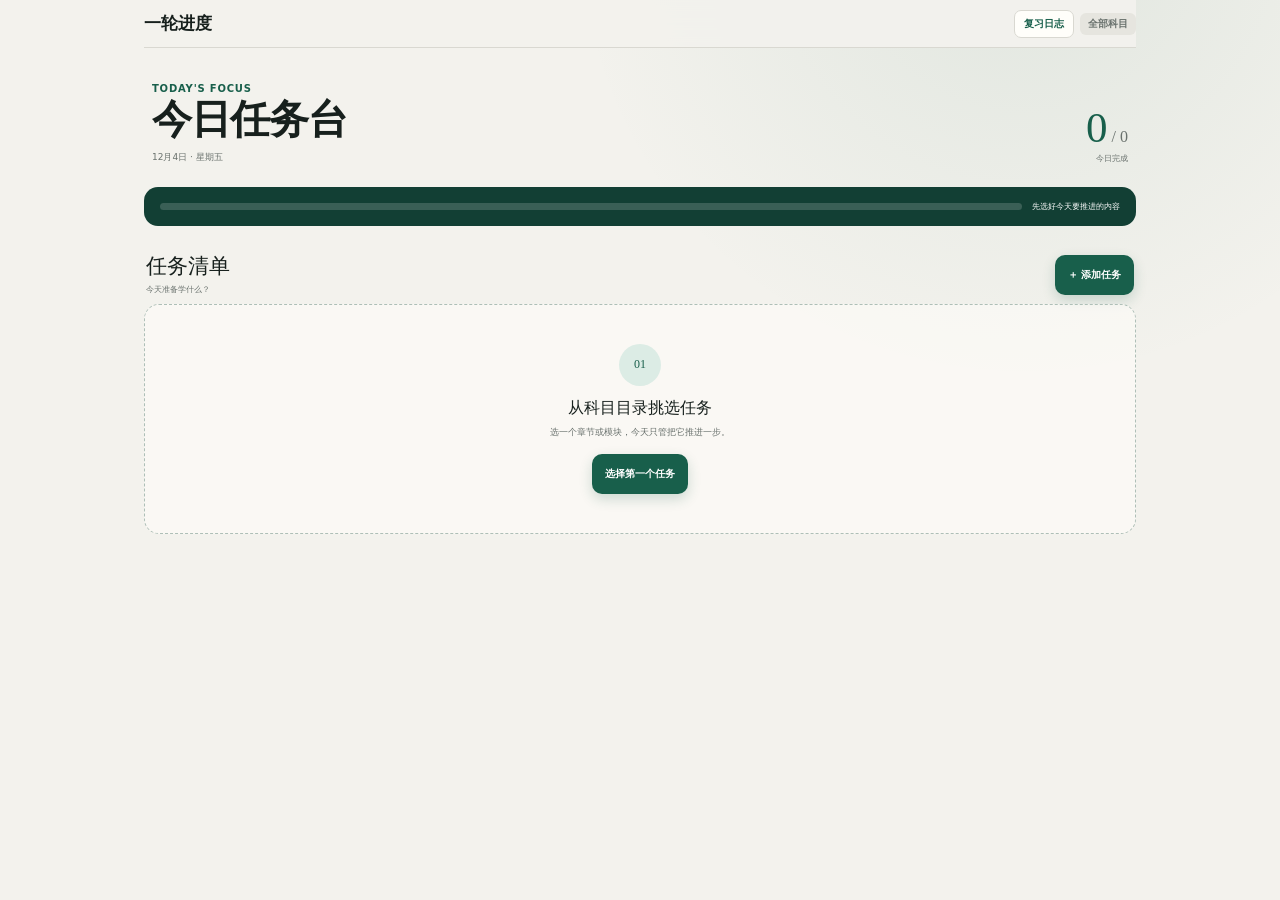
<file: scripts/www/index.html>
<!doctype html>
<html lang="zh-CN">
  <head>
    <meta charset="UTF-8">
    <meta name="viewport" content="width=device-width, initial-scale=1.0, viewport-fit=cover">
    <meta name="theme-color" content="#f3f0e8">
    <meta name="description" content="高考一轮复习今日任务台">
    <title>今日任务 | 一轮进度</title>
    <link rel="stylesheet" href="css/styles.css">
  </head>
  <body>
    <div id="dashboard"></div>
    <script src="js/knowledge-tree.js"></script>
    <script src="js/biology-tree.js"></script>
    <script src="js/chemistry-tree.js"></script>
    <script src="js/physics-tree.js"></script>
    <script src="js/chinese-tree.js"></script>
    <script src="js/dashboard.js"></script>
  </body>
</html>
</file>
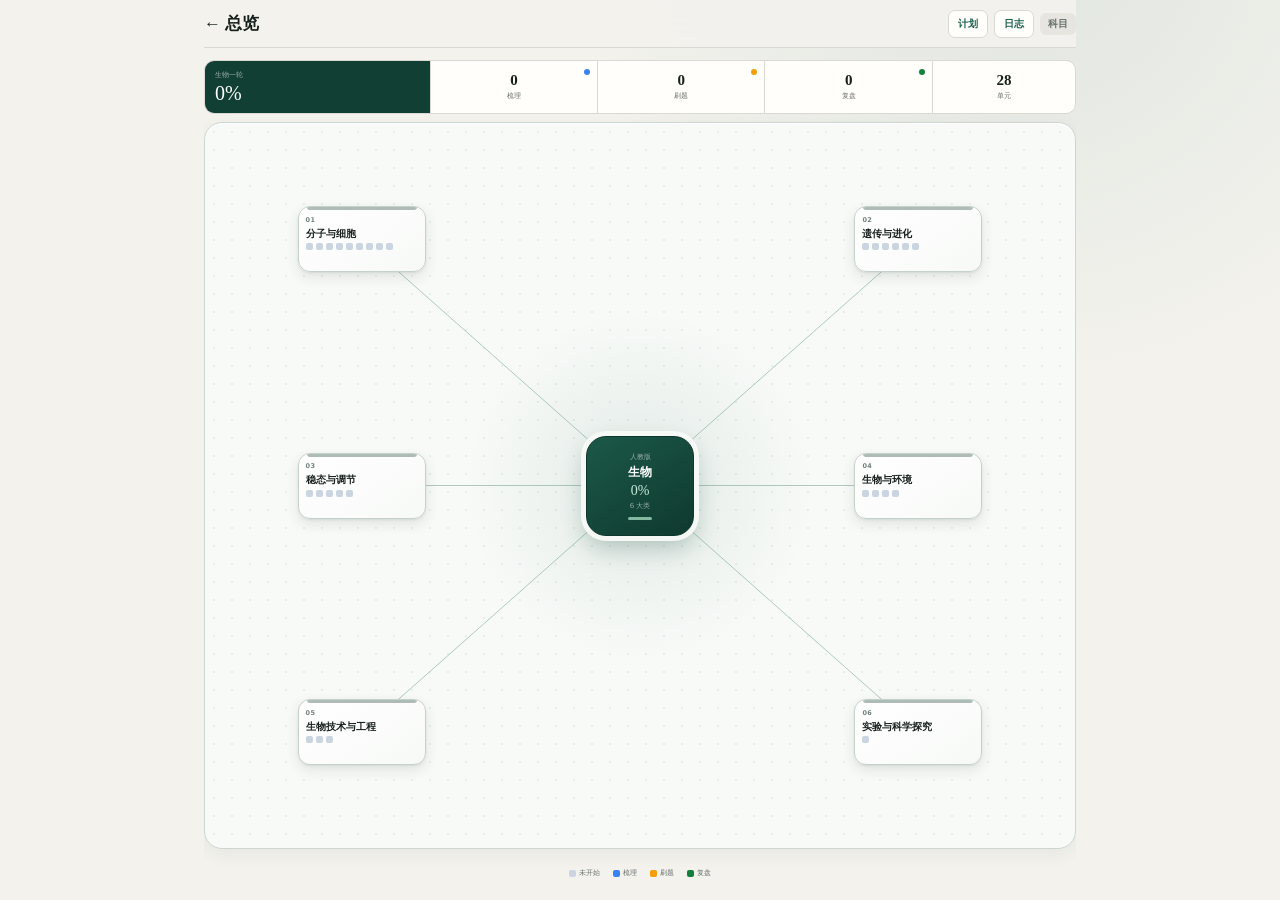
<file: scripts/www/biology.html>
<!doctype html>
<html lang="zh-CN">
  <head>
    <meta charset="UTF-8">
    <meta name="viewport" content="width=device-width, initial-scale=1.0, viewport-fit=cover">
    <meta name="theme-color" content="#f3f0e8">
    <meta name="description" content="生物一轮复习教材与章节进度工具">
    <title>生物一轮 | 一轮进度</title>
    <link rel="stylesheet" href="css/styles.css">
  </head>
  <body>
    <div id="app" aria-live="polite"></div>
    <noscript>此应用需要启用 JavaScript 才能浏览复习目录。</noscript>
    <script src="js/biology-tree.js"></script>
    <script src="js/subject-map-app.js"></script>
  </body>
</html>
</file>
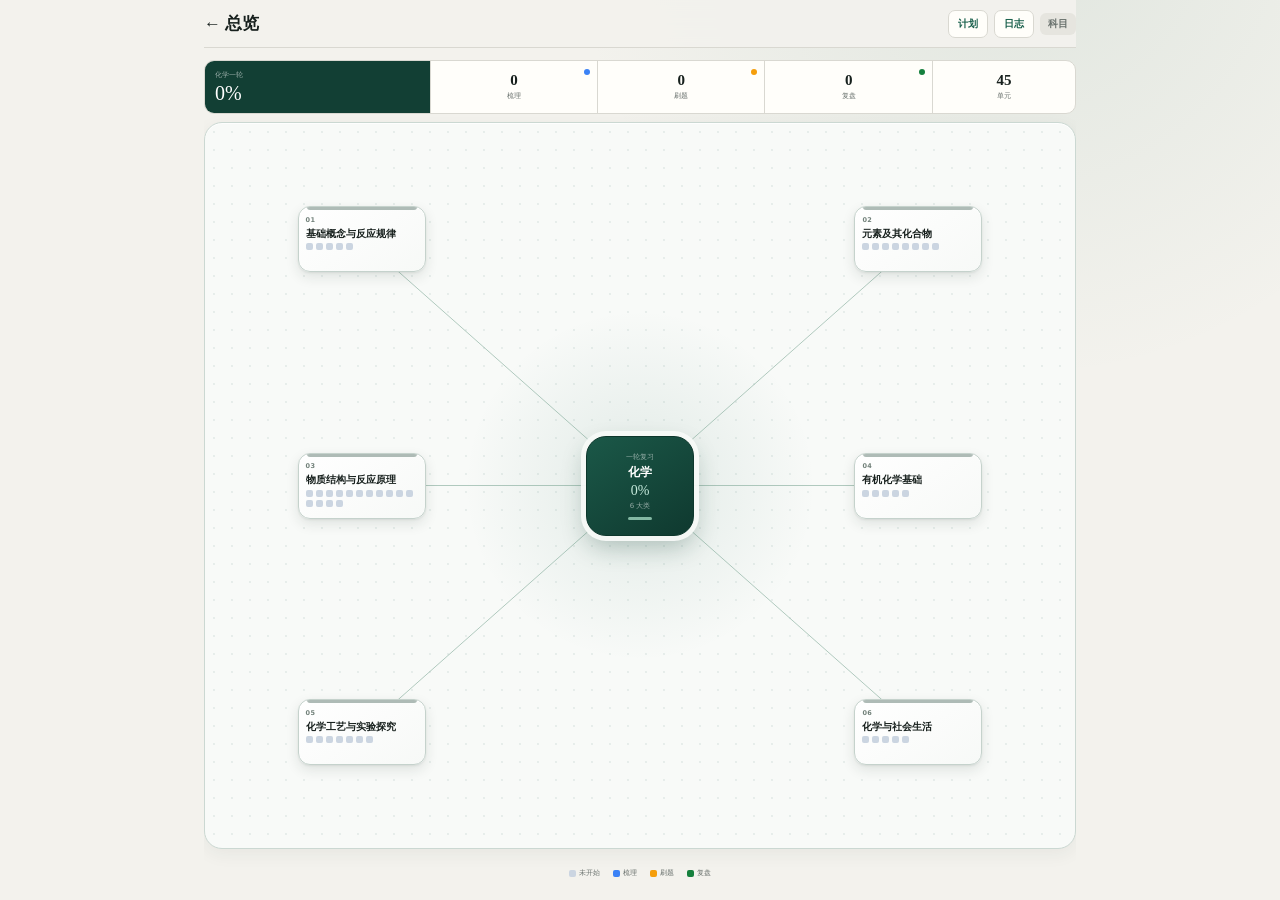
<file: scripts/www/chemistry.html>
<!doctype html>
<html lang="zh-CN">
  <head>
    <meta charset="UTF-8"><meta name="viewport" content="width=device-width, initial-scale=1.0, viewport-fit=cover">
    <meta name="theme-color" content="#f3f0e8"><title>化学一轮 | 一轮进度</title><link rel="stylesheet" href="css/styles.css">
  </head>
  <body><div id="app"></div><script src="js/chemistry-tree.js"></script><script src="js/subject-map-app.js"></script></body>
</html>
</file>
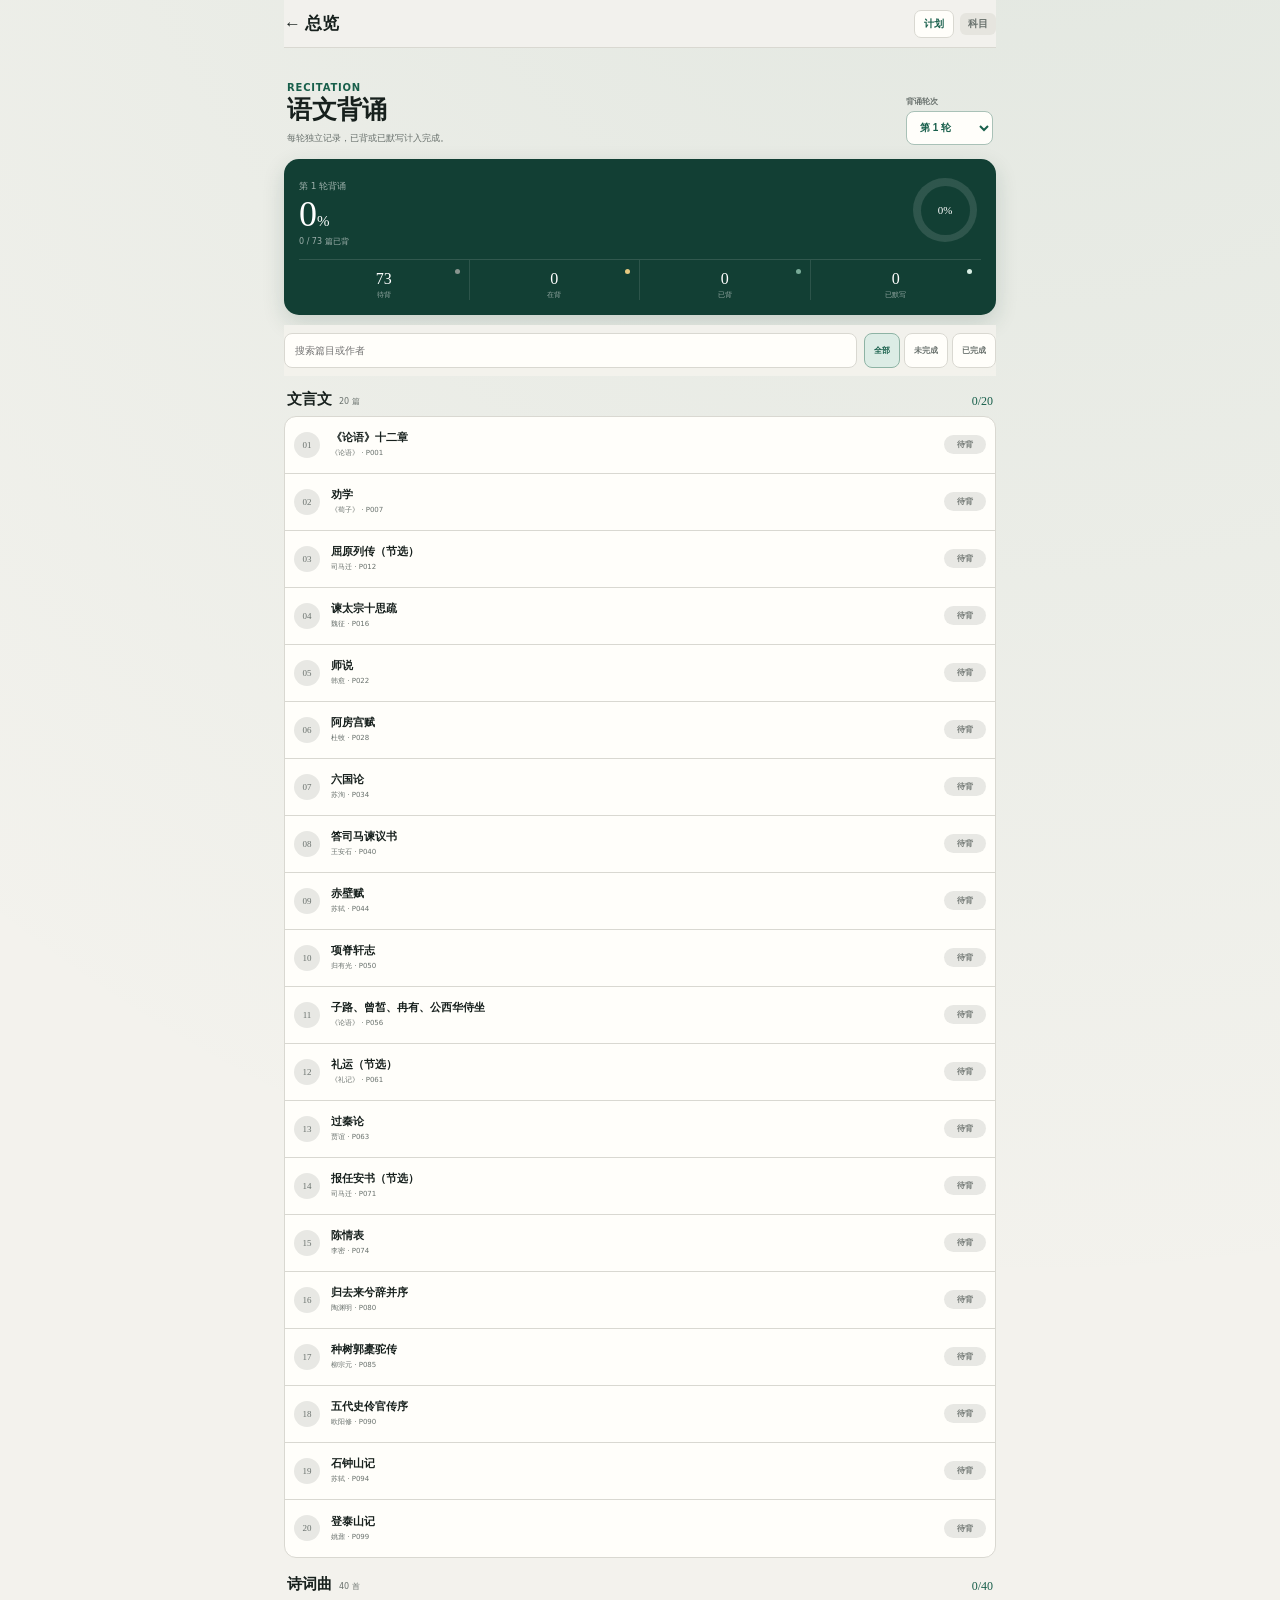
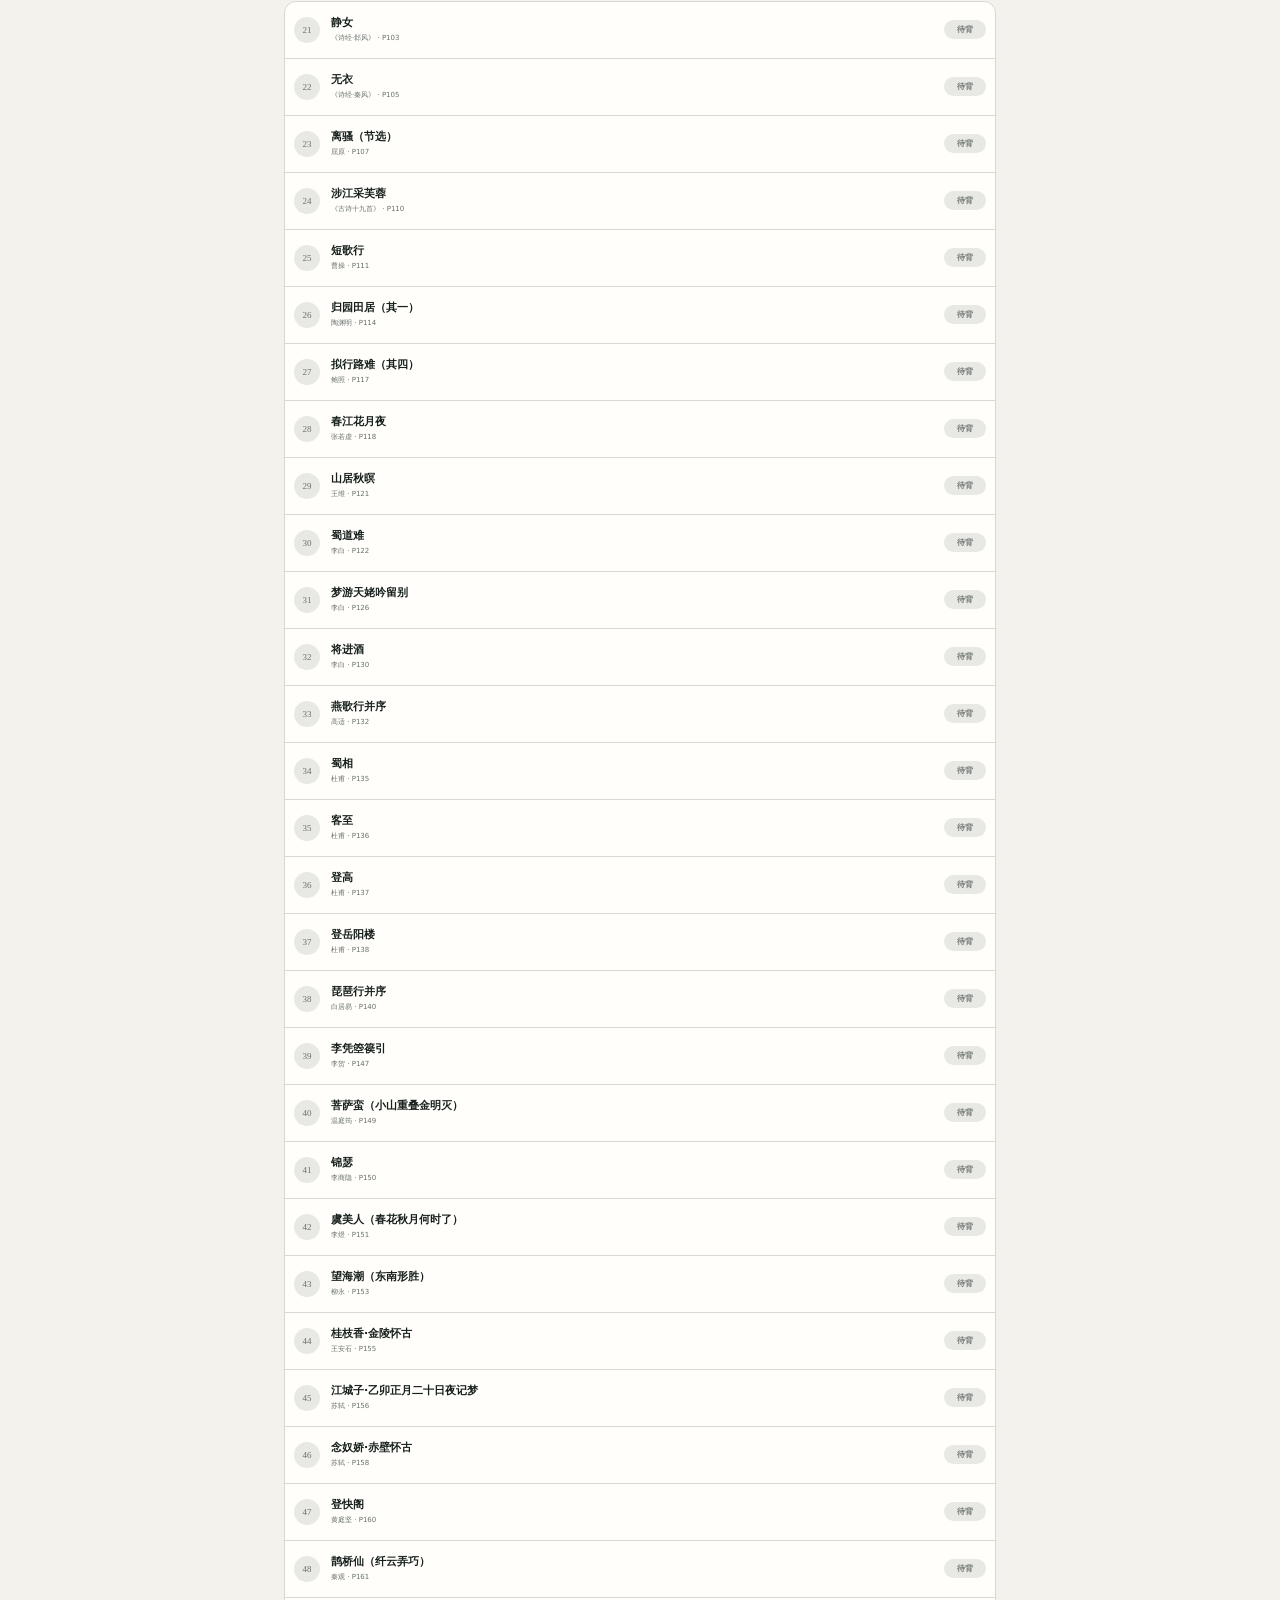
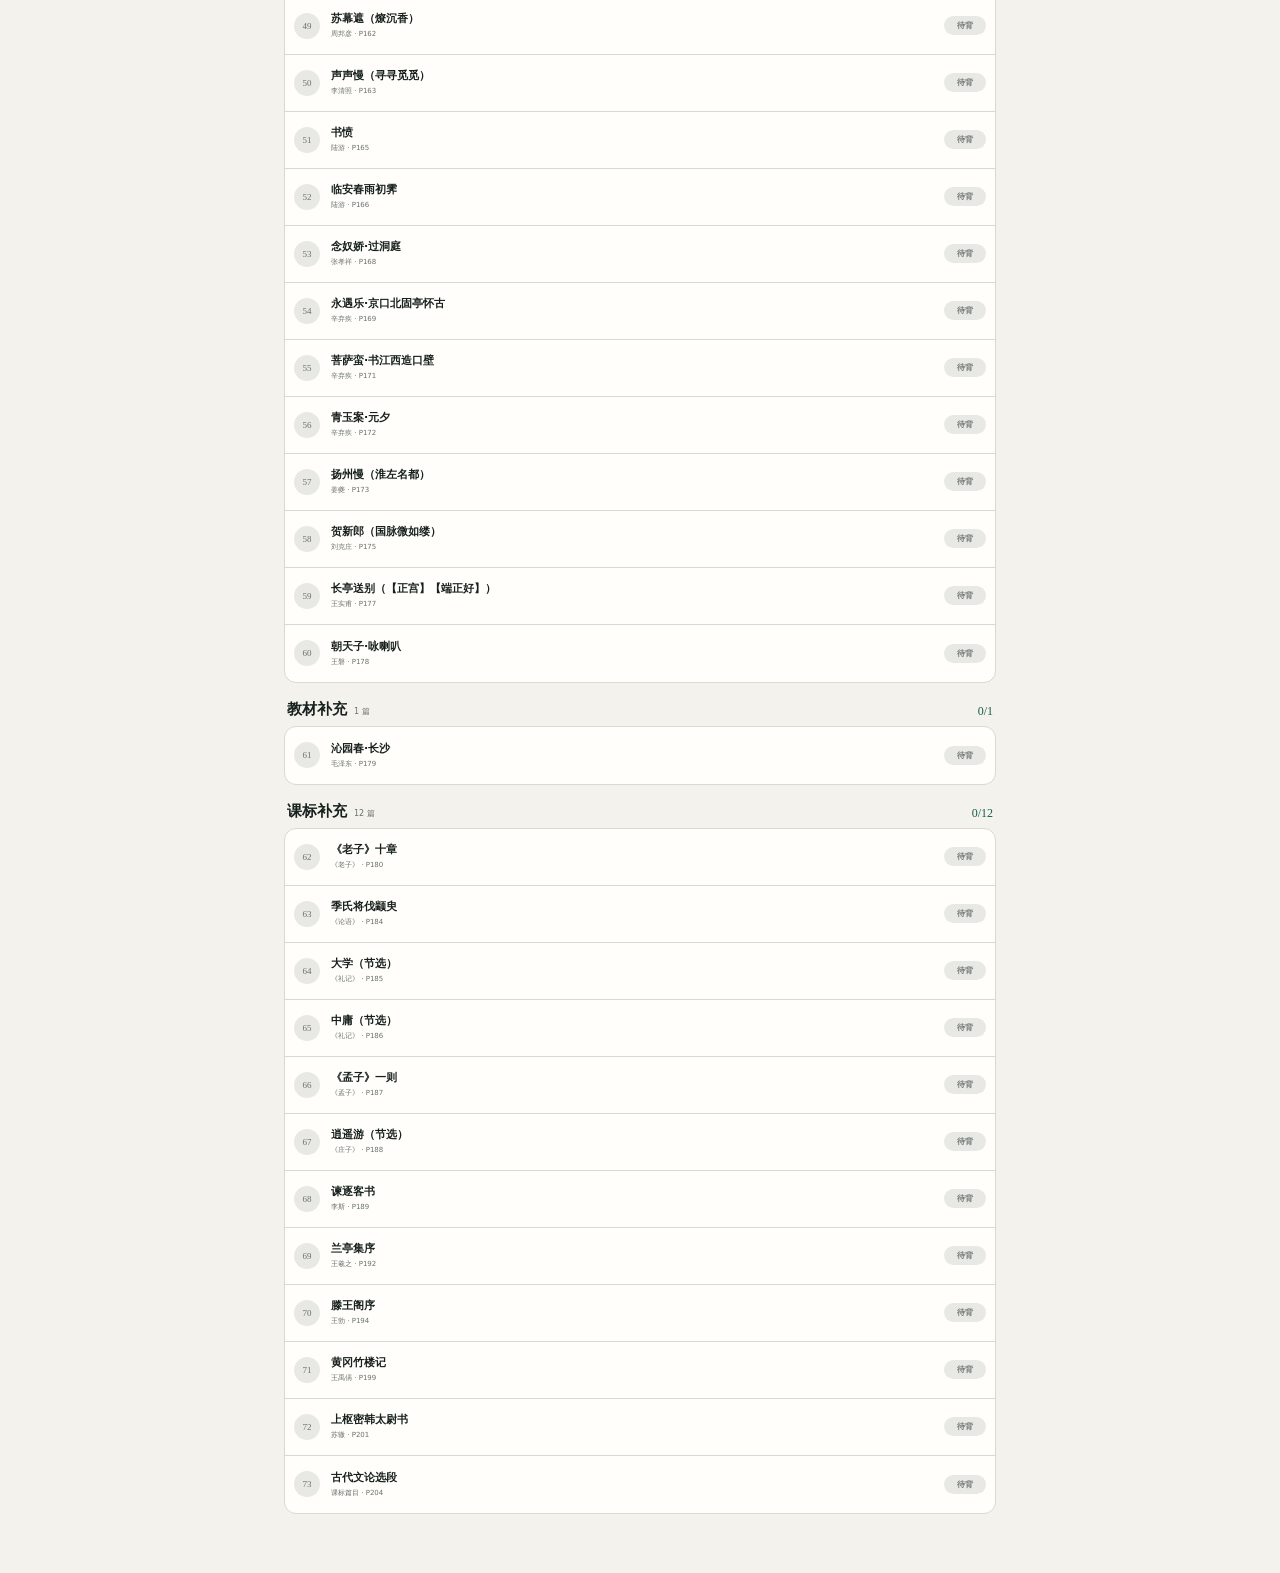
<file: scripts/www/chinese.html>
<!doctype html>
<html lang="zh-CN">
  <head>
    <meta charset="UTF-8">
    <meta name="viewport" content="width=device-width, initial-scale=1.0, viewport-fit=cover">
    <meta name="theme-color" content="#f3f2ed">
    <meta name="description" content="古诗文背诵轮次与进度追踪">
    <title>语文背诵 | 一轮进度</title>
    <link rel="stylesheet" href="css/styles.css">
  </head>
  <body>
    <div id="chinese-app" aria-live="polite"></div>
    <noscript>此应用需要启用 JavaScript 才能记录背诵进度。</noscript>
    <script src="js/chinese-tree.js"></script>
    <script src="js/chinese-app.js"></script>
  </body>
</html>
</file>
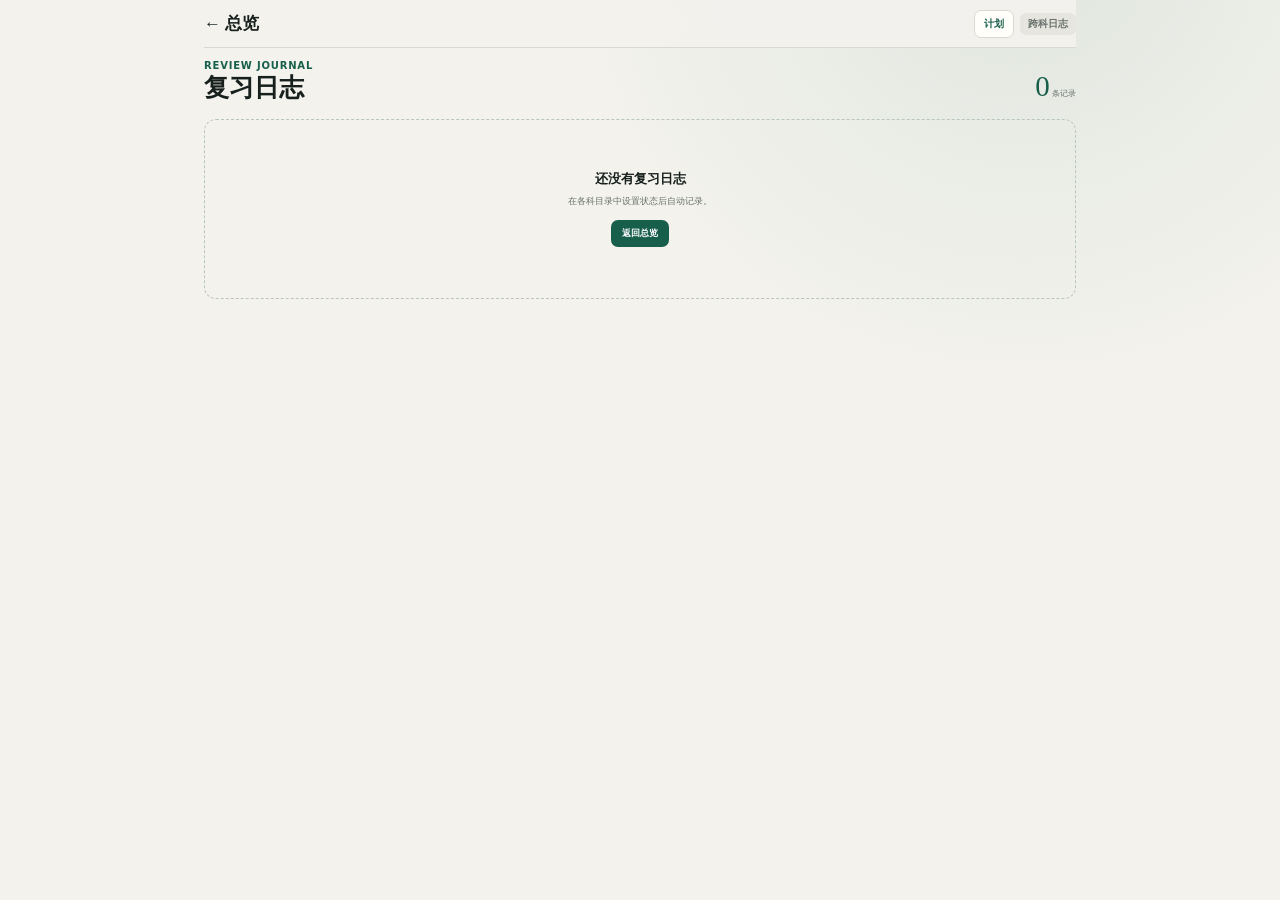
<file: scripts/www/journal.html>
<!doctype html>
<html lang="zh-CN">
  <head><meta charset="UTF-8"><meta name="viewport" content="width=device-width, initial-scale=1.0, viewport-fit=cover"><meta name="theme-color" content="#f3f0e8"><title>复习日志 | 一轮进度</title><link rel="stylesheet" href="css/styles.css"></head>
  <body><div id="journal"></div><script src="js/journal.js"></script></body>
</html>
</file>
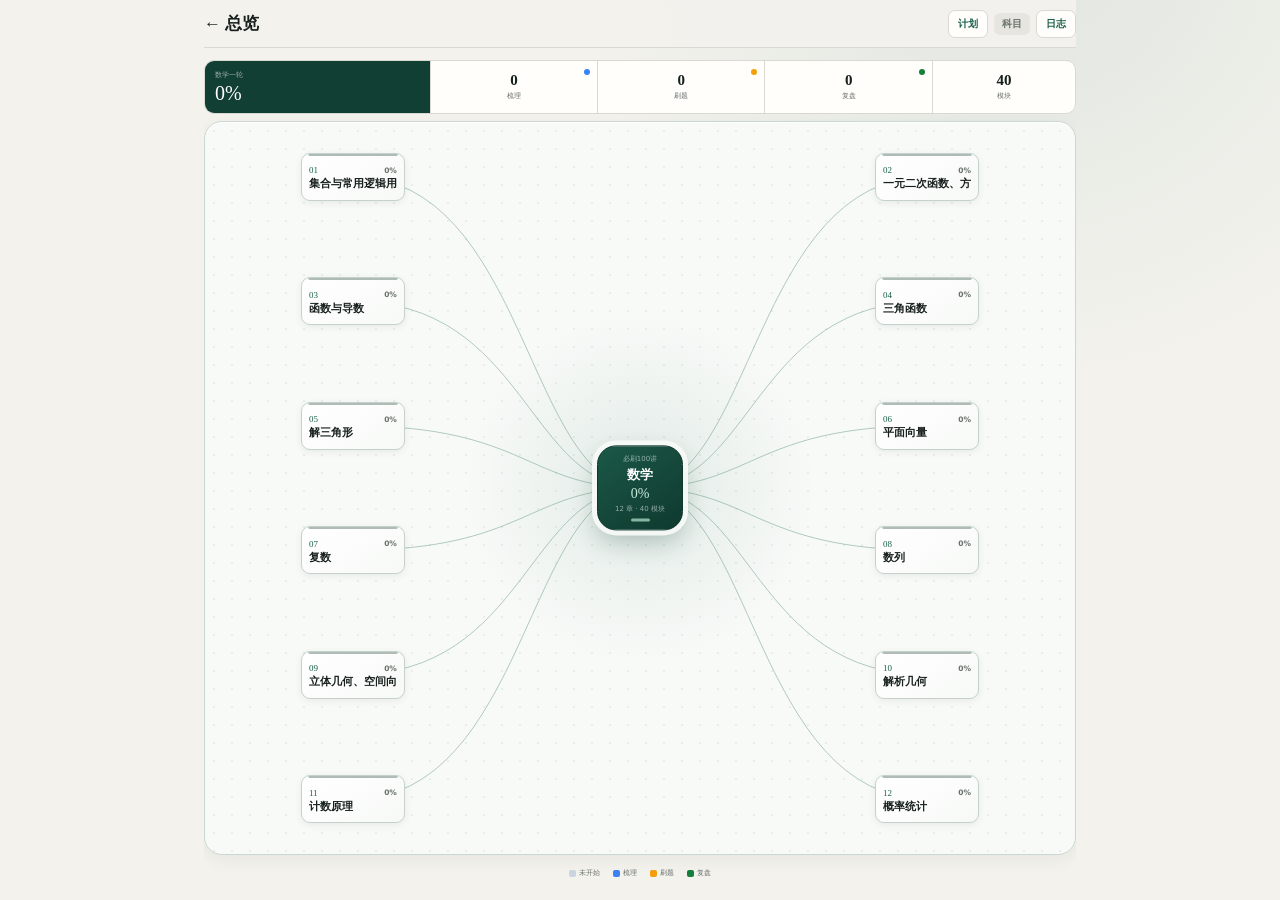
<file: scripts/www/math.html>
<!doctype html>
<html lang="zh-CN">
  <head>
    <meta charset="UTF-8">
    <meta name="viewport" content="width=device-width, initial-scale=1.0, viewport-fit=cover">
    <meta name="theme-color" content="#f3f0e8">
    <meta name="description" content="高考数学一轮复习章节与模块进度工具">
    <title>数学一轮 | 一轮进度</title>
    <link rel="stylesheet" href="css/styles.css">
  </head>
  <body>
    <div id="app" aria-live="polite"></div>
    <noscript>此应用需要启用 JavaScript。</noscript>
    <script src="js/knowledge-tree.js"></script>
    <script src="js/app.js"></script>
  </body>
</html>
</file>
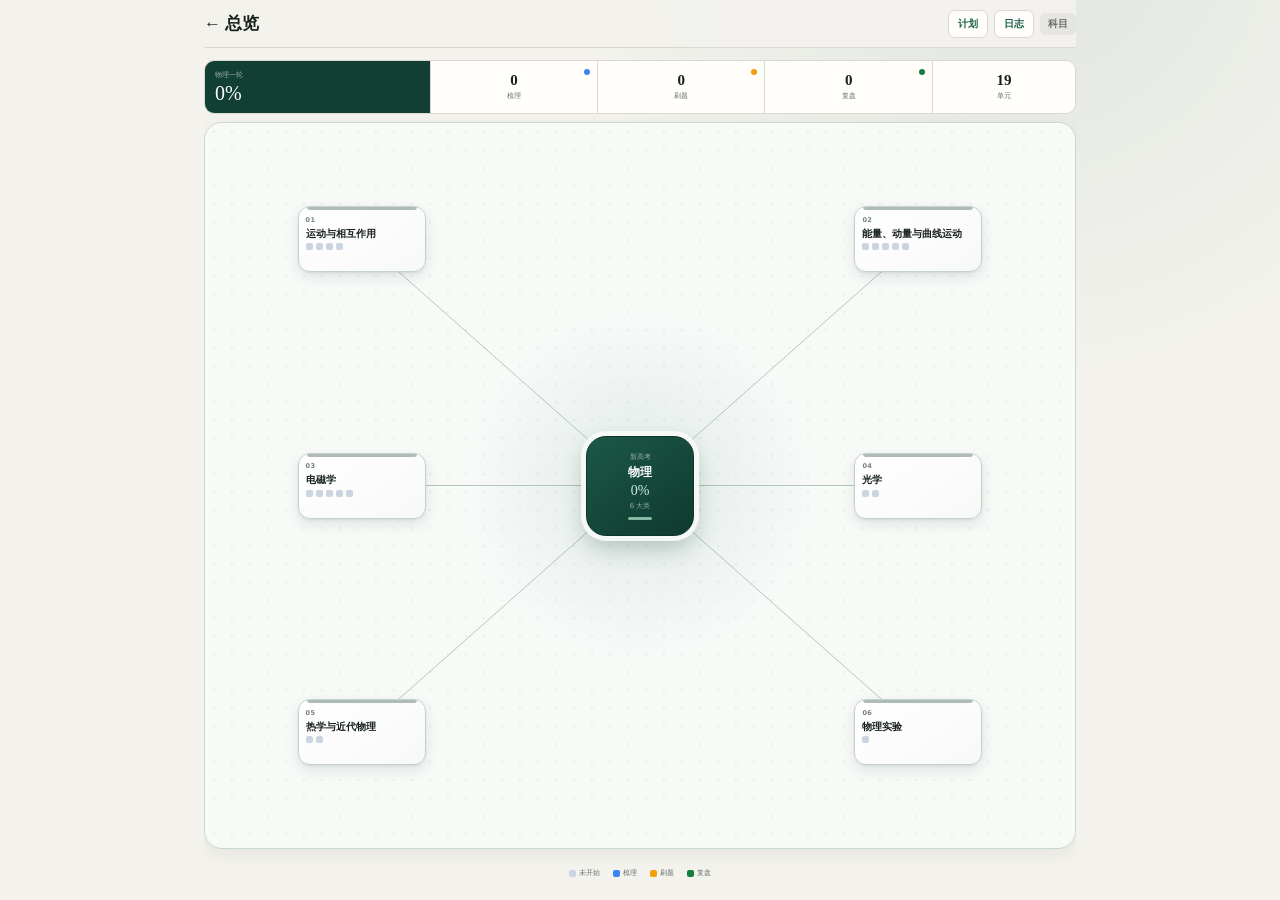
<file: scripts/www/physics.html>
<!doctype html>
<html lang="zh-CN">
  <head>
    <meta charset="UTF-8">
    <meta name="viewport" content="width=device-width, initial-scale=1.0, viewport-fit=cover">
    <meta name="theme-color" content="#f3f0e8">
    <meta name="description" content="物理一轮复习知识目录与进度工具">
    <title>物理一轮 | 一轮进度</title>
    <link rel="stylesheet" href="css/styles.css">
  </head>
  <body>
    <div id="app" aria-live="polite"></div>
    <noscript>此应用需要启用 JavaScript 才能浏览复习目录。</noscript>
    <script src="js/physics-tree.js"></script>
    <script src="js/subject-map-app.js"></script>
  </body>
</html>
</file>
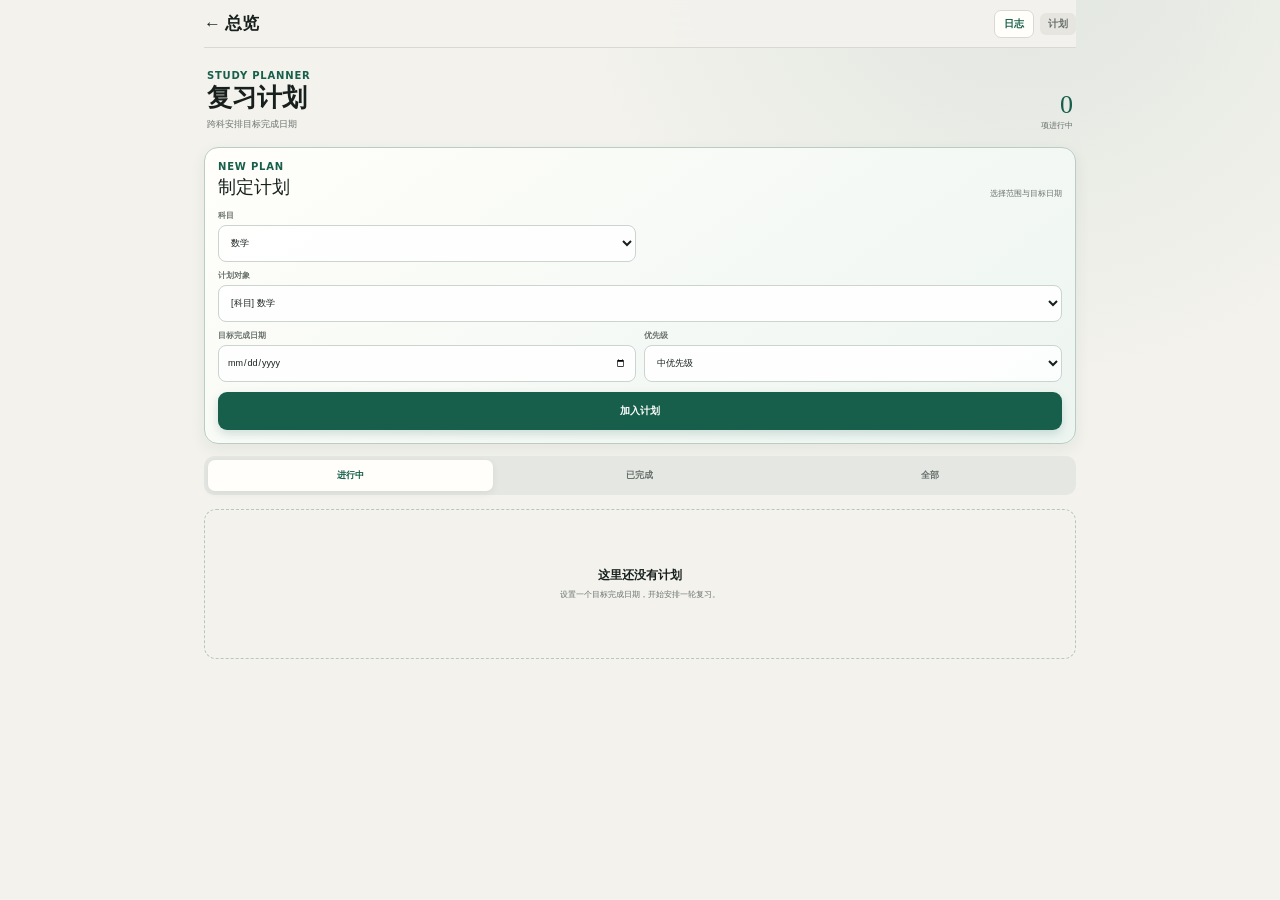
<file: scripts/www/plans.html>
<!doctype html>
<html lang="zh-CN">
  <head>
    <meta charset="UTF-8">
    <meta name="viewport" content="width=device-width, initial-scale=1.0, viewport-fit=cover">
    <meta name="theme-color" content="#f3f2ed">
    <meta name="description" content="跨科一轮复习计划与目标完成日期">
    <title>复习计划 | 一轮进度</title>
    <link rel="stylesheet" href="css/styles.css">
  </head>
  <body>
    <div id="plans-app"></div>
    <script src="js/knowledge-tree.js"></script>
    <script src="js/biology-tree.js"></script>
    <script src="js/chemistry-tree.js"></script>
    <script src="js/chinese-tree.js"></script>
    <script src="js/plans.js"></script>
  </body>
</html>
</file>
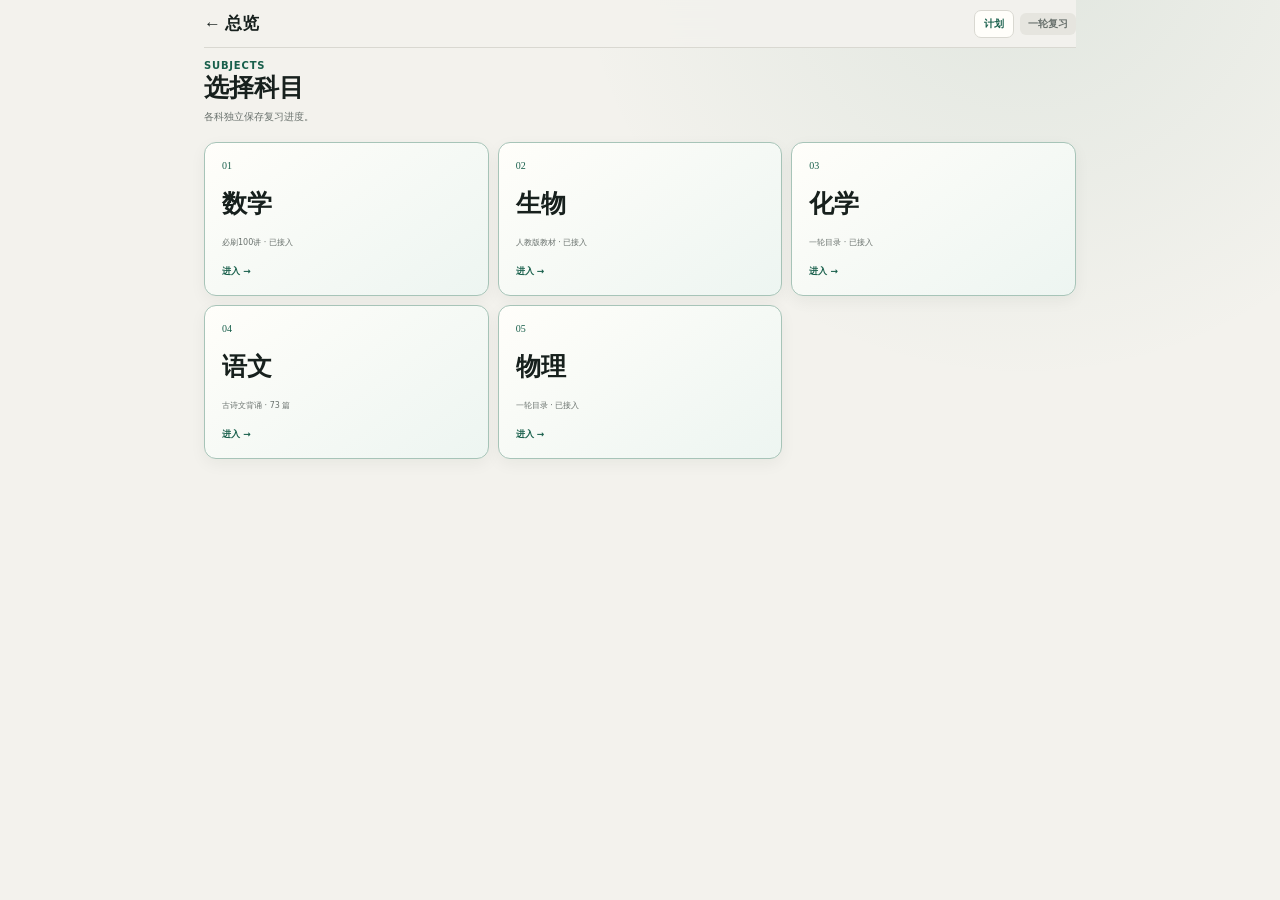
<file: scripts/www/subjects.html>
<!doctype html>
<html lang="zh-CN">
  <head>
    <meta charset="UTF-8">
    <meta name="viewport" content="width=device-width, initial-scale=1.0, viewport-fit=cover">
    <meta name="theme-color" content="#f3f2ed">
    <meta name="description" content="选择高考一轮复习科目">
    <title>选择科目 | 一轮进度</title>
    <link rel="stylesheet" href="css/styles.css">
  </head>
  <body>
    <div class="app-shell subject-shell">
      <header class="topbar">
        <a class="brand" href="index.html">← 总览</a>
        <span class="top-actions"><a class="log-link" href="plans.html">计划</a><span class="subject-chip">一轮复习</span></span>
      </header>
      <main>
        <section class="page subjects-page">
          <header class="subjects-head">
            <p class="eyebrow">SUBJECTS</p>
            <h1>选择科目</h1>
            <p>各科独立保存复习进度。</p>
          </header>
          <div class="subject-grid">
            <a class="subject-card available" href="math.html">
              <span>01</span><strong>数学</strong><small>必刷100讲 · 已接入</small><b>进入 →</b>
            </a>
            <a class="subject-card available" href="biology.html">
              <span>02</span><strong>生物</strong><small>人教版教材 · 已接入</small><b>进入 →</b>
            </a>
            <a class="subject-card available" href="chemistry.html">
              <span>03</span><strong>化学</strong><small>一轮目录 · 已接入</small><b>进入 →</b>
            </a>
            <a class="subject-card available" href="chinese.html">
              <span>04</span><strong>语文</strong><small>古诗文背诵 · 73 篇</small><b>进入 →</b>
            </a>
            <a class="subject-card available" href="physics.html">
              <span>05</span><strong>物理</strong><small>一轮目录 · 已接入</small><b>进入 →</b>
            </a>
          </div>
        </section>
      </main>
    </div>
  </body>
</html>
</file>
<file: scripts/www/css/styles.css>
:root {
  color-scheme: light;
  --ink: #17201d;
  --muted: #69716d;
  --paper: #f3f2ed;
  --surface: #fffefa;
  --line: #d9d8d1;
  --green: #185f4b;
  --green-1: #dbeafe;
  --green-2: #f59e0b;
  --green-3: #185f4b;
  --green-soft: #dcece5;
  --app-height: 100vh;
  font-family: "Microsoft YaHei", "PingFang SC", system-ui, sans-serif;
}
@supports (height: 100svh) { :root { --app-height: 100svh; } }
* { box-sizing: border-box; }
html { min-height: 100%; background: var(--paper); }
body { min-width: 280px; min-height: var(--app-height); margin: 0; color: var(--ink); background: radial-gradient(circle at 80% -8%,rgba(73,133,110,.11),transparent 32%),var(--paper); }
button, a { font: inherit; }
button { color: inherit; }
a { color: inherit; text-decoration: none; }
button:focus-visible, a:focus-visible { outline: 3px solid rgba(35,116,95,.25); outline-offset: 2px; }
button, a { -webkit-tap-highlight-color: transparent; }
.app-shell { width: min(100%, 680px); min-height: var(--app-height); margin: 0 auto; padding: env(safe-area-inset-top) 12px max(10px,env(safe-area-inset-bottom)); }
.app-shell.focus-shell { height: var(--app-height); min-height: 0; overflow: hidden; }
.topbar { position: sticky; z-index: 8; top: env(safe-area-inset-top); display: flex; min-height: 48px; align-items: center; justify-content: space-between; border-bottom: 1px solid var(--line); background: rgba(243,242,237,.94); backdrop-filter: blur(14px); }
.brand { font-family: Georgia,"Songti SC",serif; font-size: 17px; font-weight: 800; }
.subject-chip { padding: 4px 8px; border-radius: 6px; background: #e6e5df; color: var(--muted); font-size: 10px; font-weight: 700; }
.top-actions { display: flex; align-items: center; gap: 6px; }
.log-link { display: grid; min-height: 28px; place-items: center; padding: 0 9px; border: 1px solid var(--line); border-radius: 7px; background: var(--surface); color: var(--green); font-size: 10px; font-weight: 800; }
.log-link.active { border-color: #8eb3a4; background: var(--green-soft); }
.subject-shell { min-height: var(--app-height); }
.subjects-page { padding-top: 24px; }
.subjects-head { margin-bottom: 18px; }
.subjects-head p:last-child { margin: 7px 0 0; color: var(--muted); font-size: 10px; }
.subject-grid { display: grid; gap: 9px; grid-template-columns: repeat(2,minmax(0,1fr)); }
.subject-card { position: relative; display: grid; min-height: 132px; align-content: space-between; padding: 13px; overflow: hidden; border: 1px solid var(--line); border-radius: 12px; background: var(--surface); }
.subject-card > span { color: var(--green); font: 10px Georgia,serif; }
.subject-card > strong { font-family: Georgia,"Songti SC",serif; font-size: 22px; }
.subject-card > small { color: var(--muted); font-size: 8px; }
.subject-card > b { color: var(--green); font-size: 9px; }
.subject-card.available { border-color: #a7c4b8; background: linear-gradient(145deg,#fffefa,#edf5f1); box-shadow: 0 5px 16px rgba(23,32,29,.05); }
.subject-card.planned { background: #e9e8e2; color: #7b817d; }
.subject-card.planned > span,
.subject-card.planned > b { color: #8d938f; }
.dashboard-page { padding-top: 18px; }
.dashboard-hero { display: flex; align-items: end; justify-content: space-between; padding: 4px 3px 17px; }
.dashboard-hero span > small { display: block; margin-top: 6px; color: var(--muted); font-size: 9px; }
.dashboard-hero > strong { color: var(--green); font: 43px Georgia,serif; }
.dashboard-hero > strong b { font-size: 15px; }
.dashboard-overall { display: grid; gap: 7px; padding: 10px 11px; border-radius: 11px; background: #123f34; color: white; grid-template-columns: auto minmax(70px,1fr) auto; align-items: center; }
.dashboard-overall span,.dashboard-overall b { font-size: 8px; }
.dashboard-overall div { height: 6px; overflow: hidden; border-radius: 99px; background: rgba(255,255,255,.18); }
.dashboard-overall i { display: block; height: 100%; border-radius: inherit; background: #86efac; }
.dashboard-subjects { display: grid; gap: 9px; margin-top: 12px; grid-template-columns: repeat(2,minmax(0,1fr)); }
.dashboard-subject { position: relative; display: grid; min-height: 137px; align-content: start; gap: 7px; padding: 11px; border: 1px solid var(--line); border-radius: 12px; background: var(--surface); box-shadow: 0 4px 13px rgba(23,32,29,.05); }
.dashboard-index { color: var(--muted); font: 9px Georgia,serif; }
.dashboard-subject > div:nth-of-type(1) small,.dashboard-subject > div:nth-of-type(1) strong { display: block; }
.dashboard-subject > div:nth-of-type(1) small { color: var(--muted); font-size: 7px; }
.dashboard-subject > div:nth-of-type(1) strong { margin-top: 2px; font: 22px Georgia,"Songti SC",serif; }
.dashboard-subject > b { position: absolute; top: 11px; right: 11px; color: var(--green); font: 15px Georgia,serif; }
.dashboard-progress { height: 5px; overflow: hidden; border-radius: 99px; background: #e2e8f0; }
.dashboard-progress i { display: block; height: 100%; border-radius: inherit; background: var(--green); }
.dashboard-subject p { display: grid; margin: 0; color: var(--muted); font-size: 7px; grid-template-columns: repeat(2,1fr); gap: 3px; }
.dashboard-subject.math { border-top: 3px solid #2563eb; }
.dashboard-subject.biology { border-top: 3px solid #16a34a; }
.dashboard-subject.chemistry { border-top: 3px solid #ea580c; }
.dashboard-subject.chinese { border-top: 3px solid #be123c; }
.dashboard-subject.physics { border-top: 3px solid #2563eb; }
.dashboard-planned { margin-top: 9px; }
.dashboard-planned div { display: flex; min-height: 42px; align-items: center; justify-content: space-between; padding: 0 11px; border: 1px dashed #c5c9c6; border-radius: 9px; color: var(--muted); }
.dashboard-planned strong { font-size: 11px; }.dashboard-planned span { font-size: 8px; }
.today-shell { width: min(100%,720px); }
.today-page { padding: 20px 0 max(34px,env(safe-area-inset-bottom)); }
.today-hero { display: flex; align-items: end; justify-content: space-between; gap: 18px; padding: 5px 3px 17px; }
.today-hero > div:first-child > span { display: block; margin-top: 8px; color: var(--muted); font-size: 9px; }
.today-hero h1 { font-size: clamp(28px,8vw,36px); letter-spacing: -.025em; }
.today-score { display: grid; min-width: 92px; justify-items: end; }
.today-score strong { color: var(--green); font: 35px Georgia,serif; line-height: 1; }
.today-score strong small { color: var(--muted); font-size: 16px; }
.today-score span { margin-top: 4px; color: var(--muted); font-size: 8px; }
.today-progress { display: grid; align-items: center; gap: 10px; padding: 11px 12px; border-radius: 11px; background: #123f34; color: white; grid-template-columns: minmax(90px,1fr) auto; }
.today-progress > div { height: 7px; overflow: hidden; border-radius: 99px; background: rgba(255,255,255,.17); }
.today-progress i { display: block; height: 100%; border-radius: inherit; background: #86efac; transition: width 240ms ease; }
.today-progress span { font-size: 8px; }
.today-list-head { display: flex; align-items: end; justify-content: space-between; gap: 14px; margin: 20px 2px 9px; }
.today-list-head h2 { font: 18px Georgia,"Songti SC",serif; }
.today-list-head div > span { display: block; margin-top: 4px; color: var(--muted); font-size: 8px; }
.today-list-head > button,.today-empty button { min-height: 40px; padding: 0 13px; border: 0; border-radius: 10px; background: var(--green); box-shadow: 0 5px 13px rgba(24,95,75,.2); color: white; font-size: 10px; font-weight: 850; }
.today-list { display: grid; gap: 8px; }
.today-task { display: grid; min-height: 76px; align-items: center; gap: 10px; padding: 10px; border: 1px solid var(--line); border-radius: 12px; background: var(--surface); box-shadow: 0 3px 12px rgba(23,32,29,.045); grid-template-columns: 29px minmax(0,1fr) 27px; }
.today-task.done { border-color: #bfd3ca; background: #edf5f1; }
.task-check { display: grid; width: 30px; height: 30px; place-items: center; border: 1.5px solid #89a99c; border-radius: 50%; background: transparent; }
.task-check i { width: 8px; height: 4px; border-bottom: 2px solid white; border-left: 2px solid white; opacity: 0; transform: translateY(-1px) rotate(-45deg); }
.today-task.done .task-check { border-color: var(--green); background: var(--green); }
.today-task.done .task-check i { opacity: 1; }
.task-copy { min-width: 0; }
.task-copy > span { display: flex; align-items: center; gap: 3px; }
.task-copy > span em { color: var(--muted); font-size: 8px; font-style: normal; font-weight: 750; }
.task-subject { padding: 3px 6px; border-radius: 99px; font-size: 7px; }
.subject-math { background: #dbeafe; color: #1d4ed8; }.subject-biology { background: #dcfce7; color: #15803d; }.subject-chemistry { background: #ffedd5; color: #c2410c; }.subject-chinese { background: #ffe4e6; color: #be123c; }.subject-physics { background: #e0e7ff; color: #4338ca; }
.task-copy > strong { display: block; margin-top: 5px; font-size: 12px; line-height: 1.3; }
.task-copy > small { display: block; margin-top: 3px; overflow: hidden; color: var(--muted); font-size: 7px; text-overflow: ellipsis; white-space: nowrap; }
.today-task.done .task-copy > strong { color: #71807a; text-decoration: line-through; }
.task-more { width: 30px; height: 30px; border: 0; border-radius: 50%; background: #efefeb; color: #858b87; font-size: 17px; }
.today-empty { display: grid; min-height: 230px; place-content: center; justify-items: center; padding: 24px; border: 1px dashed #aebfb7; border-radius: 15px; background: rgba(255,254,250,.55); text-align: center; }
.today-empty > span { display: grid; width: 42px; height: 42px; place-items: center; border-radius: 50%; background: var(--green-soft); color: var(--green); font: 12px Georgia,serif; }
.today-empty > strong { margin-top: 12px; font: 16px Georgia,"Songti SC",serif; }
.today-empty p { max-width: 250px; margin: 6px 0 15px; color: var(--muted); font-size: 9px; line-height: 1.6; }
.today-finished { display: grid; margin-top: 11px; padding: 15px; border-radius: 12px; background: #123f34; color: white; }
.today-finished small { color: #86efac; font-size: 7px; font-weight: 900; letter-spacing: .12em; }
.today-finished strong { margin-top: 3px; font: 16px Georgia,"Songti SC",serif; }
.today-finished span { margin-top: 4px; color: rgba(255,255,255,.57); font-size: 8px; }
.task-picker-backdrop { position: fixed; z-index: 29; inset: 0; background: rgba(10,18,15,.48); }
.task-picker-backdrop.entering { animation: backdrop-in 180ms ease both; }
.task-picker { position: fixed; z-index: 30; right: 0; bottom: 0; left: 0; display: flex; width: min(100%,720px); height: min(88vh,760px); max-height: calc(var(--app-height) - env(safe-area-inset-top)); margin: 0 auto; padding: 10px 12px max(12px,env(safe-area-inset-bottom)); flex-direction: column; border: 1px solid rgba(24,95,75,.12); border-bottom: 0; border-radius: 22px 22px 0 0; background: var(--paper); box-shadow: 0 -18px 45px rgba(10,18,15,.2); }
@supports (height: 100svh) { .task-picker { height: min(88svh,760px); } }
.task-picker.entering { animation: sheet-in 220ms cubic-bezier(.2,.75,.2,1) both; }
.task-picker > header { display: flex; flex: 0 0 auto; align-items: center; justify-content: space-between; padding: 4px 2px 11px; }
.task-picker > header small { color: var(--muted); font-size: 8px; }
.task-picker > header h2 { margin-top: 2px; font: 18px Georgia,"Songti SC",serif; }
.task-picker > header button { width: 32px; height: 32px; border: 0; border-radius: 50%; background: #e4e4df; font-size: 18px; }
.picker-types { display: grid; flex: 0 0 auto; gap: 6px; grid-template-columns: repeat(3,1fr); }
.picker-types button { display: grid; min-height: 48px; align-content: center; padding: 6px; border: 1px solid var(--line); border-radius: 9px; background: var(--surface); text-align: left; }
.picker-types button.active { border-color: var(--green); background: var(--green); color: white; }
.picker-types strong { font-size: 10px; }.picker-types small { margin-top: 3px; color: var(--muted); font-size: 7px; }.picker-types button.active small { color: rgba(255,255,255,.62); }
.picker-date { display: flex; min-height: 43px; flex: 0 0 auto; align-items: center; justify-content: space-between; gap: 10px; margin-top: 7px; padding: 5px 7px 5px 10px; border: 1px solid var(--line); border-radius: 9px; background: var(--surface); }
.picker-date > span small,.picker-date > span strong { display: block; }.picker-date > span small { color: var(--muted); font-size: 7px; }.picker-date > span strong { margin-top: 2px; font-size: 10px; }
.picker-date > div { display: flex; align-items: center; gap: 4px; }.picker-date button { min-height: 27px; padding: 0 8px; border: 0; border-radius: 6px; background: #ecece7; color: var(--muted); font-size: 8px; font-weight: 800; }.picker-date button.active { background: var(--green); color: white; }
.picker-date input { width: 116px; height: 27px; padding: 0 5px; border: 1px solid var(--line); border-radius: 6px; outline: 0; background: white; color: var(--ink); font: 8px "Microsoft YaHei",sans-serif; }
.picker-subjects { display: grid; flex: 0 0 auto; gap: 4px; margin: 9px 0 7px; padding: 4px; border-radius: 9px; background: #e4e5e1; grid-template-columns: repeat(5,1fr); }
.picker-subjects button { min-height: 30px; border: 0; border-radius: 6px; background: transparent; color: var(--muted); font-size: 9px; font-weight: 800; }
.picker-subjects button.active { background: var(--surface); box-shadow: 0 2px 7px rgba(25,48,40,.09); color: var(--green); }
.picker-search { display: grid; flex: 0 0 auto; height: 38px; align-items: center; margin-bottom: 7px; padding: 0 10px; border: 1px solid var(--line); border-radius: 9px; background: var(--surface); grid-template-columns: 18px minmax(0,1fr); }
.picker-search span { color: var(--muted); font-size: 15px; }.picker-search input { min-width: 0; border: 0; outline: 0; background: transparent; color: var(--ink); font: 9px "Microsoft YaHei",sans-serif; }
.picker-directory { min-height: 0; flex: 1 1 auto; padding: 1px 0 8px; overflow-y: auto; overscroll-behavior: contain; scrollbar-width: thin; }
.picker-group { margin-bottom: 12px; }.picker-group h3 { margin: 7px 3px 5px; color: var(--muted); font-size: 8px; }
.picker-item { display: grid; width: 100%; min-height: 49px; align-items: center; gap: 8px; padding: 7px 9px; border: 1px solid var(--line); border-bottom: 0; background: var(--surface); text-align: left; grid-template-columns: minmax(0,1fr) auto; }
.picker-item:first-of-type { border-radius: 9px 9px 0 0; }.picker-item:last-child { border-bottom: 1px solid var(--line); border-radius: 0 0 9px 9px; }.picker-item:only-of-type { border-bottom: 1px solid var(--line); border-radius: 9px; }
.picker-item span { min-width: 0; }.picker-item strong,.picker-item small { display: block; }.picker-item strong { font-size: 10px; line-height: 1.3; }.picker-item small { margin-top: 3px; overflow: hidden; color: var(--muted); font-size: 7px; text-overflow: ellipsis; white-space: nowrap; }
.picker-item > b { display: grid; width: 25px; height: 25px; place-items: center; border-radius: 50%; background: var(--green-soft); color: var(--green); font-size: 14px; }.picker-item.added { opacity: .55; }.picker-item.added > b { width: auto; padding: 0 7px; border-radius: 99px; font-size: 7px; }
.picker-empty { display: grid; min-height: 120px; place-items: center; color: var(--muted); font-size: 9px; }
.future-section { margin-top: 22px; }
.future-section > header { display: flex; align-items: end; justify-content: space-between; margin: 0 2px 8px; }.future-section > header h2 { font: 17px Georgia,"Songti SC",serif; }.future-section > header span { display: block; margin-top: 3px; color: var(--muted); font-size: 8px; }.future-section > header b { color: var(--green); font: 12px Georgia,serif; }
.future-section > div { overflow: hidden; border: 1px solid var(--line); border-radius: 12px; background: var(--surface); }
.future-task { display: grid; min-height: 58px; align-items: center; gap: 9px; padding: 8px 9px; border-bottom: 1px solid var(--line); grid-template-columns: 43px minmax(0,1fr) 25px; }.future-task:last-child { border-bottom: 0; }.future-task time { color: var(--green); font: 9px Georgia,"Songti SC",serif; }.future-task > div { min-width: 0; }.future-task > div > span { display: flex; align-items: center; }.future-task em { color: var(--muted); font-size: 7px; font-style: normal; }.future-task strong { display: block; margin-top: 4px; overflow: hidden; font-size: 10px; text-overflow: ellipsis; white-space: nowrap; }.future-task > button { width: 25px; height: 25px; border: 0; border-radius: 50%; background: #efefeb; color: #858b87; font-size: 15px; }
.overdue-section { margin: 14px 0 4px; overflow: hidden; border: 1px solid #ecc89a; border-radius: 14px; background: #fffaf1; box-shadow: 0 4px 14px rgba(146,86,18,.06); }
.overdue-section > header { display: flex; align-items: center; justify-content: space-between; padding: 11px 12px; border-bottom: 1px solid #efd8b9; background: #fff5e5; }
.overdue-section > header small { color: #b45309; font-size: 7px; font-weight: 900; letter-spacing: .1em; }
.overdue-section > header h2 { margin-top: 2px; font: 16px Georgia,"Songti SC",serif; }
.overdue-section > header b { color: #b45309; font-size: 8px; }
.overdue-task { display: grid; gap: 8px; padding: 10px 11px; border-bottom: 1px solid #efe1cc; }
.overdue-task:last-child { border-bottom: 0; }
.overdue-copy { min-width: 0; }
.overdue-copy > span { display: flex; align-items: center; gap: 5px; }
.overdue-copy em { color: #8b6c47; font-size: 7px; font-style: normal; }
.overdue-copy > strong { display: block; margin-top: 5px; font-size: 11px; }
.overdue-actions { display: grid; gap: 5px; grid-template-columns: auto minmax(112px,1fr) auto; }
.overdue-actions > button,.overdue-actions label { min-height: 38px; border: 1px solid #dfc5a1; border-radius: 8px; background: white; color: #79572f; font-size: 8px; font-weight: 800; }
.overdue-actions > button { padding: 0 10px; }
.overdue-actions label { display: grid; align-items: center; padding-left: 8px; grid-template-columns: auto minmax(0,1fr); }
.overdue-actions input { width: 100%; min-width: 0; height: 36px; border: 0; outline: 0; background: transparent; color: var(--ink); font: 8px "Microsoft YaHei",sans-serif; }
.overdue-actions .abandon { border-color: #e6d8ce; color: #98644c; }
.review-backdrop { position: fixed; z-index: 39; inset: 0; background: rgba(9,18,15,.5); animation: backdrop-in 150ms ease both; }
.review-sheet { position: fixed; z-index: 40; right: 0; bottom: 0; left: 0; width: min(100%,720px); max-height: calc(var(--app-height) - env(safe-area-inset-top)); margin: 0 auto; padding: 8px 12px max(14px,env(safe-area-inset-bottom)); overflow-y: auto; border: 1px solid rgba(24,95,75,.13); border-bottom: 0; border-radius: 22px 22px 0 0; background: var(--surface); box-shadow: 0 -20px 48px rgba(10,18,15,.24); animation: sheet-in 190ms cubic-bezier(.2,.75,.2,1) both; }
.review-handle { width: 36px; height: 4px; margin: 0 auto 9px; border-radius: 99px; background: #c9cbc7; }
.review-sheet > header { display: flex; align-items: start; justify-content: space-between; gap: 10px; }
.review-sheet > header small { color: var(--green); font-size: 8px; font-weight: 800; }
.review-sheet > header h2 { margin-top: 4px; font: 17px Georgia,"Songti SC",serif; line-height: 1.25; }
.review-sheet > header button { width: 34px; height: 34px; flex: 0 0 auto; border: 0; border-radius: 50%; background: #efefeb; font-size: 18px; }
.mastery-options { display: grid; gap: 7px; margin-top: 13px; grid-template-columns: repeat(3,1fr); }
.mastery-options button { display: grid; min-height: 62px; align-content: center; padding: 8px; border: 1px solid var(--line); border-radius: 10px; background: #f7f7f3; text-align: left; }
.mastery-options strong { font-size: 11px; }
.mastery-options small { margin-top: 4px; color: var(--muted); font-size: 7px; }
.mastery-options button.active { border-color: currentColor; box-shadow: 0 0 0 2px currentColor inset; }
.mastery-weak { color: #b91c1c; }.mastery-normal { color: #b45309; }.mastery-strong { color: #166534; }
.mastery-options button.active small { color: currentColor; opacity: .72; }
.review-note { display: grid; gap: 6px; margin-top: 12px; }
.review-note > span { font-size: 9px; font-weight: 800; }.review-note > span small { color: var(--muted); font-size: 7px; font-weight: 500; }
.review-note textarea { width: 100%; height: 65px; padding: 9px 10px; resize: none; border: 1px solid var(--line); border-radius: 10px; outline: 0; background: #f6f6f2; color: var(--ink); font: 10px/1.5 "Microsoft YaHei",sans-serif; }
.review-note textarea:focus { border-color: #79a795; background: white; box-shadow: 0 0 0 3px rgba(35,116,95,.08); }
.review-next { display: flex; align-items: center; justify-content: space-between; margin-top: 9px; padding: 9px 10px; border-radius: 9px; background: var(--green-soft); }
.review-next span { color: var(--muted); font-size: 8px; }.review-next strong { color: var(--green); font-size: 9px; }
.review-confirm { width: 100%; min-height: 44px; margin-top: 9px; border: 0; border-radius: 10px; background: var(--green); box-shadow: 0 5px 14px rgba(24,95,75,.22); color: white; font-size: 10px; font-weight: 850; }
@media (max-width: 360px) {
  .picker-date { align-items: stretch; flex-direction: column; }
  .picker-date > div { display: grid; grid-template-columns: auto auto minmax(0,1fr); }
  .picker-date input { width: 100%; min-width: 0; }
  .overdue-actions { grid-template-columns: 1fr 1fr; }
  .overdue-actions label { grid-column: 1 / -1; grid-row: 1; }
}
.page { padding: 12px 0; }
.home-page { display: flex; height: calc(var(--app-height) - 58px - env(safe-area-inset-top) - env(safe-area-inset-bottom)); min-height: 0; flex-direction: column; overflow: hidden; }
.eyebrow { margin: 0 0 3px; color: var(--green); font-size: 10px; font-weight: 900; letter-spacing: .08em; }
h1, h2, p { overflow-wrap: anywhere; }
h1 { margin: 0; font-family: Georgia,"Songti SC",serif; font-size: 25px; line-height: 1.15; }
h2 { margin: 0; font-size: 14px; }
.overview-panel { padding: 11px 11px 0; border: 1px solid var(--line); border-radius: 11px; background: var(--surface); }
.overview-head, .directory-head { display: flex; align-items: end; justify-content: space-between; gap: 12px; }
.overview-panel h1 { font-size: 21px; }
.overall-percent { color: var(--green); font-family: Georgia,serif; font-size: 36px; line-height: .9; }
.overall-percent small { font-size: 16px; }
.progress-track { display: flex; height: 7px; margin-top: 8px; overflow: hidden; border-radius: 99px; background: #ddddd7; }
.progress-segment { height: 100%; }
.progress-segment.level-1, .dot.level-1 { background: #3b82f6; }
.progress-segment.level-2, .dot.level-2 { background: #f59e0b; }
.progress-segment.level-3, .dot.level-3 { background: #15803d; }
.dot { width: 6px; height: 6px; border-radius: 50%; }
.stage-grid { display: grid; margin: 9px -11px 0; overflow: hidden; border-top: 1px solid var(--line); grid-template-columns: repeat(3,1fr); }
.stage-cell { position: relative; min-width: 0; padding: 7px 8px 8px; border-right: 1px solid var(--line); }
.stage-cell:last-child { border-right: 0; }
.stage-cell strong { display: block; font-family: Georgia,serif; font-size: 19px; line-height: 1; }
.stage-cell strong small { margin-left: 1px; color: var(--muted); font: 8px "Microsoft YaHei",sans-serif; }
.stage-cell span { display: flex; align-items: center; gap: 4px; margin-top: 4px; color: var(--muted); font-size: 9px; white-space: nowrap; }
.stage-cell em { position: absolute; top: 8px; right: 7px; color: var(--muted); font-size: 8px; font-style: normal; }
.continue-row { display: flex; min-height: 48px; align-items: center; justify-content: space-between; gap: 10px; margin-top: 7px; padding: 6px 10px; border-radius: 9px; background: #203d35; color: white; }
.continue-row span { min-width: 0; }
.continue-row small, .continue-row strong, .continue-row em { display: block; }
.continue-row small { color: rgba(255,255,255,.55); font-size: 9px; }
.continue-row strong { display: inline; margin-top: 2px; font-size: 11px; }
.continue-row em { margin-top: 2px; overflow: hidden; color: rgba(255,255,255,.66); font-size: 9px; font-style: normal; text-overflow: ellipsis; white-space: nowrap; }
.continue-row.empty b { font-size: 11px; }
.section-title { display: flex; align-items: center; justify-content: space-between; margin: 12px 0 6px; }
.section-title span { color: var(--muted); font-size: 9px; }
.map-summary { display: grid; min-height: 54px; flex: 0 0 auto; align-items: center; overflow: hidden; border: 1px solid var(--line); border-radius: 10px; background: var(--surface); grid-template-columns: 1.35fr repeat(3,1fr) .85fr; }
.map-summary > span { position: relative; display: grid; min-width: 0; height: 100%; align-content: center; justify-items: center; border-right: 1px solid var(--line); }
.map-summary > span:last-child { border-right: 0; }
.map-summary b { font-family: Georgia,serif; font-size: 15px; line-height: 1; }
.map-summary small { margin-top: 3px; color: var(--muted); font-size: 7px; }
.map-summary .dot { position: absolute; top: 8px; right: 7px; }
.map-summary .summary-overall { justify-items: start; padding-left: 10px; background: #123f34; color: white; }
.map-summary .summary-overall small { margin: 0; color: rgba(255,255,255,.58); }
.map-summary .summary-overall strong { margin-top: 2px; font: 20px Georgia,serif; }
.radial-map { position: relative; min-height: 0; flex: 1 1 auto; margin-top: 7px; overflow: hidden; border: 1px solid #cbd8d2; border-radius: 18px; background-color: #f8faf8; background-image: radial-gradient(circle at center,rgba(24,95,75,.1),transparent 31%),radial-gradient(circle,rgba(24,95,75,.08) 1px,transparent 1px); background-size: auto,18px 18px; box-shadow: inset 0 1px 0 rgba(255,255,255,.9),0 5px 18px rgba(30,55,47,.06); }
.home-canvas-lines { position: absolute; z-index: 0; inset: 0; width: 100%; height: 100%; overflow: visible; }
.home-canvas-lines path { fill: none; stroke: #75a18f; stroke-width: .7; stroke-linecap: round; opacity: .78; vector-effect: non-scaling-stroke; }
.map-root { width: 86px; height: auto; min-height: 82px; padding: 8px; border-color: var(--surface); border-radius: 19px; }
.map-root small { color: rgba(255,255,255,.55); font-size: 7px; }
.map-root strong { font-size: 17px; }
.map-root b { color: #bad8cc; font: 13px Georgia,serif; }
.map-root span { color: rgba(255,255,255,.55); font-size: 6px; }
.home-map-node { width: min(104px,28vw); min-height: 0; gap: 2px; padding: 5px 7px; }
.home-map-node.shade-1 { border-color: #7fb0f4; background: linear-gradient(145deg,#f7fbff,#dbeafe); }
.home-map-node.shade-2 { border-color: #e7ae45; background: linear-gradient(145deg,#fffdf6,#fef3c7); }
.home-map-node.shade-3 { border-color: #4cad6b; background: linear-gradient(145deg,#f7fff9,#dcfce7); }
.map-node-head { display: flex; align-items: center; justify-content: space-between; }
.map-node-head b { color: var(--green); font: 9px Georgia,serif; }
.map-node-head em { color: var(--muted); font-size: 7px; font-style: normal; font-weight: 900; }
.map-node-title { display: block; overflow: visible; font-size: clamp(8px,2.5vw,10px); line-height: 1.15; }
.home-map-node .dot-matrix { display: none; }
.map-legend { display: flex; min-height: 23px; flex: 0 0 auto; align-items: end; justify-content: center; gap: 13px; color: var(--muted); font-size: 7px; }
.map-legend span { display: flex; align-items: center; gap: 3px; }
.map-legend i { width: 7px; height: 7px; border-radius: 2px; }
.chapter-matrix { display: grid; gap: 7px; grid-template-columns: repeat(2,minmax(0,1fr)); }
.matrix-card { display: grid; min-height: 112px; align-content: start; gap: 6px; padding: 9px; border: 1px solid var(--line); border-radius: 10px; background: var(--surface); }
.matrix-card.shade-1 { border-color: #bad4c9; background: #eff7f3; }
.matrix-card.shade-2 { border-color: #78ab98; background: #dcece5; }
.matrix-card.shade-3 { border-color: #185f4b; background: #b6d3c7; }
.matrix-head { display: flex; align-items: center; justify-content: space-between; }
.matrix-head b { color: var(--green); font-family: Georgia,serif; font-size: 12px; }
.matrix-head em { color: var(--muted); font-size: 9px; font-style: normal; font-weight: 800; }
.matrix-card > strong { min-height: 30px; font-size: 11px; line-height: 1.35; }
.dot-matrix { display: flex; min-height: 19px; align-content: flex-start; flex-wrap: wrap; gap: 3px; }
.matrix-dot { width: 7px; height: 7px; border-radius: 2px; }
.status-bg-0 { background: #cbd5e1; }
.status-bg-1 { background: #3b82f6; }
.status-bg-2 { background: #f59e0b; }
.status-bg-3 { background: #15803d; }
.matrix-card > small { margin-top: auto; color: var(--muted); font-size: 8px; }
.chapter-progress-list { overflow: hidden; border: 1px solid var(--line); border-radius: 10px; background: var(--surface); }
.chapter-progress { display: grid; min-height: 54px; align-items: center; gap: 7px; padding: 6px 8px; border-bottom: 1px solid var(--line); grid-template-columns: 23px minmax(0,1fr) 9px; }
.chapter-progress:last-child { border-bottom: 0; }
.chapter-progress:hover { background: #f8f7f2; }
.chapter-order { color: var(--green); font-family: Georgia,serif; font-size: 11px; font-weight: 800; }
.chapter-progress-main { min-width: 0; }
.chapter-progress-head { display: flex; align-items: center; justify-content: space-between; gap: 8px; }
.chapter-progress-head strong { overflow: hidden; font-size: 12px; text-overflow: ellipsis; white-space: nowrap; }
.chapter-progress-head b { font-size: 10px; }
.chapter-progress .progress-track { height: 4px; margin-top: 4px; }
.chapter-counts { display: block; margin-top: 3px; color: var(--muted); font-size: 8px; }
.chevron { color: var(--muted); }
.plain-button { min-height: 34px; padding: 0 9px; border: 1px solid var(--line); border-radius: 7px; background: var(--surface); font-size: 10px; font-weight: 800; }
.chapter-score { color: var(--green); font-family: Georgia,serif; font-size: 31px; line-height: 1; }
.chapter-score small { font-size: 12px; }
.chapter-rail { display: flex; gap: 6px; margin: 12px -12px 0; padding: 0 12px 7px; overflow-x: auto; scrollbar-width: none; scroll-snap-type: x proximity; }
.chapter-rail::-webkit-scrollbar { display: none; }
.rail-node { display: grid; width: 63px; min-width: 63px; height: 58px; align-content: space-between; padding: 6px; border: 1px solid var(--line); border-radius: 8px; background: var(--surface); scroll-snap-align: start; }
.rail-node.active { border: 2px solid var(--green); padding: 5px; }
.rail-node.shade-1 { background: #eff7f3; }
.rail-node.shade-2 { background: #d1e6dd; }
.rail-node.shade-3 { background: #78ab98; color: #103f33; }
.rail-node b { color: var(--green); font-family: Georgia,serif; font-size: 10px; }
.rail-node span { overflow: hidden; font-size: 8px; font-weight: 800; line-height: 1.15; text-overflow: ellipsis; white-space: nowrap; }
.rail-node small { color: var(--muted); font-size: 7px; }
.level-guide { display: flex; align-items: center; gap: 5px; margin: 12px 0 10px; overflow-x: auto; color: var(--muted); font-size: 9px; white-space: nowrap; }
.level-guide b { padding: 3px 6px; border-radius: 99px; font-size: 9px; }
.mind-map { position: relative; }
.root-node { display: flex; min-height: 58px; align-items: center; justify-content: space-between; gap: 14px; padding: 9px 12px; border-radius: 12px; background: #123f34; box-shadow: 0 7px 18px rgba(18,63,52,.15); color: white; }
.root-title small, .root-title strong, .root-progress b, .root-progress small { display: block; }
.root-title small { color: rgba(255,255,255,.56); font-size: 8px; }
.root-title strong { margin-top: 2px; font-family: Georgia,"Songti SC",serif; font-size: 19px; }
.root-progress { text-align: right; }
.root-progress b { font-family: Georgia,serif; font-size: 22px; }
.root-progress small { color: rgba(255,255,255,.58); font-size: 8px; }
.tree { position: relative; margin-left: 15px; padding: 10px 0 0 14px; border-left: 2px solid #a9c4b9; }
.chapter-node { position: relative; margin-bottom: 8px; }
.chapter-node::before { position: absolute; z-index: 1; top: 24px; left: -14px; width: 14px; height: 2px; background: #a9c4b9; content: ""; }
.chapter-row { position: relative; z-index: 2; display: grid; width: 100%; min-height: 50px; align-items: center; gap: 7px; padding: 5px 7px; border: 1px solid #cad8d2; border-radius: 10px; background: var(--surface); box-shadow: 0 2px 7px rgba(23,32,29,.04); text-align: left; grid-template-columns: 25px minmax(0,1fr) 34px 16px; }
.chapter-node.open > .chapter-row { border-color: #7eaa99; background: #eef6f2; }
.chapter-row-main { min-width: 0; }
.chapter-row-main strong, .chapter-row-main small { display: block; }
.chapter-row-main strong { font-size: 12px; line-height: 1.3; }
.chapter-row-main small { margin-top: 3px; color: var(--muted); font-size: 8px; }
.chapter-row > b { font-size: 9px; text-align: center; }
.map-percent { padding: 4px 3px; border-radius: 99px; }
.map-percent.shade-0 { background: #e8e8e4; color: #747a76; }
.map-percent.shade-1 { background: #dcece5; color: #447865; }
.map-percent.shade-2 { background: #78ab98; color: white; }
.map-percent.shade-3 { background: #185f4b; color: white; }
.fold { color: var(--green); font-size: 15px; text-align: center; }
.chapter-body { position: relative; display: none; margin-left: 16px; padding: 7px 0 0 12px; border-left: 1.5px solid #bdd0c8; }
.chapter-node.open > .chapter-body { display: block; }
.module-node { position: relative; margin-bottom: 6px; }
.module-node::before { position: absolute; top: 19px; left: -12px; width: 12px; height: 1.5px; background: #bdd0c8; content: ""; }
.module-row { display: grid; width: 100%; min-height: 38px; align-items: center; gap: 7px; padding: 4px 7px; border: 1px solid #d7dedb; border-radius: 8px; background: #f8faf8; text-align: left; grid-template-columns: 15px minmax(0,1fr) auto; }
.module-node.open > .module-row { border-color: #9bbcaf; background: #e8f2ed; }
.module-row strong { font-size: 11px; }
.module-row > span:last-child { color: var(--muted); font-size: 8px; }
.point-list { position: relative; display: none; margin-left: 13px; padding: 5px 0 0 11px; border-left: 1px solid #cedbd5; }
.module-node.open > .point-list { display: block; }
.point-row { position: relative; display: grid; width: 100%; min-height: 39px; align-items: center; gap: 6px; margin-bottom: 4px; padding: 4px 6px; border: 1px solid #dedfd9; border-radius: 7px; background: var(--surface); text-align: left; grid-template-columns: 7px minmax(0,1fr) auto; }
.point-row::before { position: absolute; top: 18px; left: -12px; width: 11px; height: 1px; background: #cedbd5; content: ""; }
.point-row.highlighted { border-color: #78a994; background: #edf5f1; }
.tree-line { width: 6px; height: 6px; border-radius: 50%; background: #b9bfbb; }
.point-name { font-size: 10px; line-height: 1.35; }
.status-pill { flex: 0 0 auto; padding: 4px 6px; border-radius: 99px; font-size: 8px; font-weight: 900; white-space: nowrap; }
.status-0 { background: #e2e8f0; color: #475569; }
.status-1 { background: #dbeafe; color: #1d4ed8; }
.status-2 { background: #fef3c7; color: #b45309; }
.status-3 { background: #dcfce7; color: #166534; }
.point-row:has(.status-1) { border-color: #c4dbd1; background: #f3f8f6; }
.point-row:has(.status-2) { border-color: #78ab98; background: #dcece5; }
.point-row:has(.status-3) { border-color: #185f4b; background: #b6d3c7; }
.point-row:has(.status-1) .tree-line { background: #b5d2c6; }
.point-row:has(.status-2) .tree-line { background: #68a28d; }
.point-row:has(.status-3) .tree-line { background: #185f4b; }
.chapter-core { position: relative; display: flex; min-height: 80px; align-items: center; justify-content: space-between; gap: 12px; padding: 10px 13px; overflow: hidden; border-radius: 14px; background: #123f34; color: white; }
.chapter-core::after { position: absolute; right: -26px; width: 105px; height: 105px; border: 19px solid rgba(255,255,255,.06); border-radius: 50%; content: ""; }
.core-ring { position: relative; z-index: 1; display: grid; gap: 3px; }
.core-ring strong { font-family: Georgia,"Songti SC",serif; font-size: 16px; }
.core-ring span { color: rgba(255,255,255,.58); font-size: 8px; }
.core-stats { position: relative; z-index: 1; display: grid; gap: 3px; grid-template-columns: repeat(3,auto); }
.core-stats span { display: grid; min-width: 40px; justify-items: center; color: rgba(255,255,255,.6); font-size: 7px; }
.core-stats b { color: white; font-family: Georgia,serif; font-size: 16px; }
.island-grid { display: grid; gap: 9px; margin-top: 9px; }
.map-island { position: relative; padding: 8px; border: 1px solid #cbd8d2; border-radius: 12px; background: var(--surface); box-shadow: 0 3px 10px rgba(23,32,29,.04); }
.map-island::before { position: absolute; top: -10px; left: 50%; width: 1px; height: 9px; background: #9ab8ac; content: ""; }
.island-head { display: grid; align-items: center; gap: 6px; grid-template-columns: 19px minmax(0,1fr) auto; }
.island-head > span { display: grid; width: 19px; height: 19px; place-items: center; border-radius: 50%; background: var(--green-soft); color: var(--green); font: 8px Georgia,serif; }
.island-head strong { font-size: 11px; }
.island-head em { color: var(--green); font-size: 9px; font-style: normal; font-weight: 900; }
.island-progress .progress-track { height: 3px; margin: 6px 0 7px; }
.point-cloud { display: grid; gap: 5px; grid-template-columns: repeat(2,minmax(0,1fr)); }
.map-point { position: relative; display: grid; min-height: 49px; align-content: space-between; gap: 4px; padding: 6px; border: 1px solid #dedfd9; border-radius: 8px; background: #f5f5f1; text-align: left; }
.map-point.highlighted { outline: 2px solid var(--green); outline-offset: 1px; }
.status-surface-1 { border-color: #60a5fa; background: #dbeafe; }
.status-surface-2 { border-color: #f59e0b; background: #fef3c7; }
.status-surface-3 { border-color: #22c55e; background: #dcfce7; }
.map-point-index { position: absolute; top: 5px; right: 5px; color: rgba(23,32,29,.35); font: 7px Georgia,serif; }
.map-point-name { padding-right: 11px; font-size: 10px; font-weight: 750; line-height: 1.3; }
.map-point-level { width: max-content; padding: 2px 5px; border-radius: 99px; background: rgba(255,255,255,.58); color: var(--muted); font-size: 7px; font-weight: 900; }
.status-surface-3 .map-point-level { background: #185f4b; color: white; }
.focus-page { display: flex; height: calc(var(--app-height) - 48px - env(safe-area-inset-top) - max(10px,env(safe-area-inset-bottom))); min-height: 0; flex-direction: column; overflow: hidden; }
.focus-head { display: grid; min-height: 48px; flex: 0 0 auto; align-items: center; gap: 5px; grid-template-columns: auto 8px minmax(0,1fr) auto; }
.focus-head a { color: var(--green); font-size: 10px; font-weight: 800; }
.focus-head > span { color: var(--muted); font-size: 10px; }
.focus-head strong { overflow: hidden; font-size: 12px; text-overflow: ellipsis; white-space: nowrap; }
.focus-head em { color: var(--muted); font-size: 8px; font-style: normal; }
.focus-canvas { position: relative; min-height: 0; flex: 1 1 auto; overflow: hidden; border: 1px solid #cbd8d2; border-radius: 18px; background-color: #f8faf8; background-image: radial-gradient(circle at center,rgba(24,95,75,.1),transparent 31%),radial-gradient(circle,rgba(24,95,75,.08) 1px,transparent 1px); background-size: auto,18px 18px; box-shadow: inset 0 1px 0 rgba(255,255,255,.9),0 5px 18px rgba(30,55,47,.06); }
.canvas-lines { position: absolute; z-index: 0; inset: 0; width: 100%; height: 100%; overflow: visible; }
.canvas-lines line { stroke: #75a18f; stroke-width: .7; stroke-linecap: round; opacity: .78; vector-effect: non-scaling-stroke; }
.focus-root { position: absolute; z-index: 3; top: 50%; left: 50%; display: grid; width: 108px; min-height: 98px; align-content: center; justify-items: center; padding: 10px; border: 1px solid #0d372c; border-radius: 22px; background: linear-gradient(145deg,#1b5848,#0f392f); box-shadow: 0 0 0 5px rgba(248,250,248,.94),0 11px 25px rgba(18,63,52,.28); color: white; text-align: center; transform: translate(-50%,-50%); }
.focus-root::after { width: 24px; height: 3px; margin-top: 6px; border-radius: 99px; background: #83b8a3; content: ""; }
.focus-root small { color: rgba(255,255,255,.55); font-size: 7px; }
.focus-root strong { display: -webkit-box; margin-top: 3px; overflow: hidden; font-family: Georgia,"Songti SC",serif; font-size: 13px; line-height: 1.25; -webkit-box-orient: vertical; -webkit-line-clamp: 3; }
.focus-root b { margin-top: 3px; color: #c6eadc; font: 14px Georgia,serif; }
.focus-root span { margin-top: 2px; color: rgba(255,255,255,.55); font-size: 7px; }
.focus-root.module-root { width: 112px; min-height: 112px; }
.focus-node { position: absolute; z-index: 2; top: var(--y); left: var(--x); display: grid; width: min(124px,34vw); height: 70px; align-content: center; gap: 4px; padding: 9px 8px 7px; overflow: hidden; border: 1px solid #c5d2cc; border-radius: 12px; background: linear-gradient(145deg,#fff,#f7f9f7); box-shadow: 0 1px 0 rgba(255,255,255,.95) inset,0 5px 13px rgba(25,48,40,.11),0 1px 2px rgba(25,48,40,.08); text-align: left; transform: translate(-50%,-50%); }
.focus-node::before { position: absolute; top: 0; right: 8px; left: 8px; height: 3px; border-radius: 0 0 4px 4px; background: #aebbb6; content: ""; }
.focus-node small { color: #718079; font-size: 7px; font-weight: 800; letter-spacing: .04em; }
.focus-node strong { display: -webkit-box; overflow: hidden; font-size: 10px; line-height: 1.2; -webkit-box-orient: vertical; -webkit-line-clamp: 2; }
.focus-node span { color: var(--muted); font-size: 7px; font-weight: 650; }
.focus-node.shade-1,.focus-node.status-surface-1 { border-color: #7fb0f4; background: linear-gradient(145deg,#f7fbff,#dbeafe); }
.focus-node.shade-1::before,.focus-node.status-surface-1::before { background: #3b82f6; }
.focus-node.shade-2,.focus-node.status-surface-2 { border-color: #e7ae45; background: linear-gradient(145deg,#fffdf6,#fef3c7); }
.focus-node.shade-2::before,.focus-node.status-surface-2::before { background: #f59e0b; }
.focus-node.shade-3,.focus-node.status-surface-3 { border-color: #4cad6b; background: linear-gradient(145deg,#f7fff9,#dcfce7); }
.focus-node.shade-3::before,.focus-node.status-surface-3::before { background: #15803d; }
.home-map-node.focus-node { width: min(104px,28vw); height: 48px; min-height: 0; gap: 2px; padding: 6px 7px 5px; border-radius: 9px; box-shadow: 0 2px 7px rgba(25,48,40,.08); }
.home-map-node.focus-node::before { right: 6px; left: 6px; height: 2px; }
.home-map-node.focus-node small { display: none; }
.home-map-node.focus-node span { color: inherit; }
.math-overview-map .map-root.focus-root { width: 86px; min-height: 82px; padding: 8px; border-radius: 19px; }
.math-overview-map .map-root.focus-root::after { width: 19px; margin-top: 4px; }
.math-overview-map .map-node-head b { font-size: 9px; }
.math-overview-map .map-node-head em { font-size: 7.5px; }
.math-overview-map .map-node-title { overflow: hidden; font-size: clamp(9px,2.6vw,10.5px); line-height: 1.15; text-overflow: ellipsis; white-space: nowrap; }
.five-node-canvas .focus-node { width: min(102px,27.5vw); }
.dense-canvas .focus-node { width: min(118px,32vw); height: 66px; min-height: 0; padding: 6px 7px; }
.dense-canvas .focus-node strong { display: block; overflow: visible; font-size: 10px; line-height: 1.15; }
.dense-canvas .focus-node small,
.dense-canvas .focus-node span { font-size: 6.5px; }
.dense-canvas .focus-root { width: 96px; min-height: 92px; padding: 8px; border-radius: 20px; }
.dense-canvas .focus-root strong { font-size: 12px; -webkit-line-clamp: 2; }
.focus-node, .map-root { transition: transform 140ms cubic-bezier(.2,.7,.2,1), box-shadow 140ms ease, border-color 140ms ease; }
.focus-node:active { box-shadow: 0 1px 4px rgba(23,32,29,.1); transform: translate(-50%,-50%) scale(.97); }
.map-root:active { transform: translate(-50%,-50%) scale(.96); }
.point-focus { min-height: 58px; color: var(--ink); }
.point-focus.status-surface-3 span { color: #123f34; }
.focus-footer { display: grid; min-height: 38px; flex: 0 0 auto; align-items: end; gap: 8px; grid-template-columns: 1fr auto 1fr; }
.focus-footer a { color: var(--green); font-size: 9px; font-weight: 800; }
.focus-footer a:last-child { text-align: right; }
.focus-footer > span { color: var(--muted); font-size: 8px; }
.focus-footer.status-key { display: flex; align-items: end; justify-content: center; gap: 12px; }
.status-key span { display: flex; align-items: center; gap: 3px; }
.status-key i { width: 7px; height: 7px; border-radius: 2px; }
.subject-map-home { display: flex; height: calc(var(--app-height) - 58px - env(safe-area-inset-top) - env(safe-area-inset-bottom)); min-height: 0; flex-direction: column; overflow: hidden; }
.subject-home-canvas { min-height: 0; flex: 1 1 auto; margin-top: 8px; }
.subject-home-canvas + .map-legend { min-height: 29px; flex: 0 0 auto; }
.subject-home-canvas.dense-canvas .focus-node { width: min(108px,29vw); }
.compact-subject-home { display: flex; height: calc(var(--app-height) - 58px - env(safe-area-inset-top) - env(safe-area-inset-bottom)); min-height: 0; flex-direction: column; overflow: hidden; }
.category-tabs { display: flex; flex: 0 0 auto; gap: 6px; margin: 8px -12px 0; padding: 0 12px 7px; overflow-x: auto; scrollbar-width: none; }
.category-tabs::-webkit-scrollbar { display: none; }
.category-tab { flex: 0 0 auto; padding: 6px 9px; border: 1px solid var(--line); border-radius: 99px; background: var(--surface); color: var(--muted); font-size: 8px; font-weight: 800; }
.category-tab.active { border-color: var(--green); background: var(--green); color: white; }
.compact-home-canvas { min-height: 0; flex: 1 1 auto; }
.compact-home-canvas + .map-legend { min-height: 29px; flex: 0 0 auto; }
.biology-home { min-height: calc(var(--app-height) - 48px - env(safe-area-inset-top)); }
.biology-intro { padding: 22px 3px 14px; }
.biology-intro h1 { font-size: 24px; }
.biology-intro > p:last-child { margin: 7px 0 0; color: var(--muted); font-size: 10px; }
.biology-books { display: grid; gap: 9px; grid-template-columns: repeat(2,minmax(0,1fr)); }
.biology-book { display: grid; min-height: 116px; align-content: start; gap: 8px; padding: 11px; border: 1px solid var(--line); border-radius: 13px; background: var(--surface); box-shadow: 0 3px 10px rgba(23,32,29,.04); }
.biology-book.shade-1 { border-color: #60a5fa; background: #dbeafe; }
.biology-book.shade-2 { border-color: #f59e0b; background: #fef3c7; }
.biology-book.shade-3 { border-color: #22c55e; background: #dcfce7; }
.biology-book-meta { display: flex; align-items: center; justify-content: space-between; }
.biology-book-meta b { color: var(--green); font-size: 9px; }
.biology-book-meta em { color: var(--muted); font: 11px Georgia,serif; font-style: normal; }
.biology-book > strong { min-height: 30px; font-family: Georgia,"Songti SC",serif; font-size: 15px; line-height: 1.25; }
.biology-book > small { margin-top: auto; color: var(--muted); font-size: 8px; }
.biology-home .map-legend { min-height: 32px; }
.biology-textbook { display: flex; height: calc(var(--app-height) - 58px - env(safe-area-inset-top) - env(safe-area-inset-bottom)); min-height: 0; flex-direction: column; overflow: hidden; }
.biology-textbook-head { display: flex; flex: 0 0 auto; align-items: end; justify-content: space-between; gap: 15px; padding: 8px 3px 10px; border-bottom: 1px solid var(--line); }
.biology-textbook-head small { color: var(--green); font-size: 9px; font-weight: 900; }
.biology-textbook-head h1 { margin-top: 2px; font-size: 23px; }
.biology-textbook-head > strong { color: var(--green); font: 30px Georgia,serif; }
.biology-textbook-progress { display: flex; flex: 0 0 auto; justify-content: space-between; padding: 7px 3px; color: var(--muted); font-size: 8px; }
.biology-chapters { display: grid; min-height: 0; flex: 1 1 auto; align-content: start; gap: 7px; padding: 2px 0 8px; overflow-y: auto; scrollbar-width: thin; }
.biology-chapter { display: grid; width: 100%; min-height: 56px; align-items: center; gap: 9px; padding: 7px 8px; border: 1px solid var(--line); border-radius: 10px; background: var(--surface); text-align: left; grid-template-columns: 30px minmax(0,1fr) auto; }
.biology-chapter-number { display: grid; width: 29px; height: 29px; place-items: center; border-radius: 50%; background: var(--green-soft); color: var(--green); font: 10px Georgia,serif; font-weight: 800; }
.biology-chapter span:nth-child(2) { min-width: 0; }
.biology-chapter small,.biology-chapter strong { display: block; }
.biology-chapter small { color: var(--muted); font-size: 7px; }
.biology-chapter strong { margin-top: 2px; font-size: 11px; line-height: 1.25; }
@media (max-height: 620px), (orientation: landscape) and (max-height: 520px) {
  .map-summary { min-height: 46px; }
  .focus-head { min-height: 40px; }
  .focus-node { width: min(110px,30vw); height: 58px; padding: 6px; }
  .focus-node strong { font-size: 9px; }
  .focus-root { width: 92px; min-height: 82px; padding: 7px; }
  .focus-root strong { font-size: 11px; }
  .dense-canvas .focus-node { width: min(102px,28vw); height: 54px; }
  .dense-canvas .focus-root { width: 84px; min-height: 76px; }
  .subject-home-canvas,.compact-home-canvas { margin-top: 5px; }
  .category-tabs { margin-top: 5px; padding-bottom: 4px; }
  .map-legend { min-height: 20px; }
}
@media (orientation: landscape) and (max-height: 520px) {
  .app-shell { width: min(100%,900px); }
  .focus-page,.subject-map-home,.compact-subject-home { padding-top: 4px; }
  .focus-canvas { border-radius: 13px; }
}
@media (min-width: 700px) {
  .app-shell { width: min(100%,920px); padding-right: 24px; padding-left: 24px; }
  .today-shell { width: min(100%,1040px); }
  .today-page { padding-top: 30px; }
  .today-hero { padding-right: 8px; padding-bottom: 23px; padding-left: 8px; }
  .today-hero h1 { font-size: 40px; }
  .today-score strong { font-size: 43px; }
  .today-progress { padding: 14px 16px; border-radius: 14px; }
  .today-list-head { margin-top: 26px; }
  .today-list-head h2 { font-size: 21px; }
  .today-task { min-height: 84px; padding: 13px 14px; border-radius: 14px; grid-template-columns: 34px minmax(0,1fr) 32px; }
  .task-copy > strong { font-size: 13px; }
  .task-copy > small { font-size: 8px; }
  .future-task { min-height: 66px; padding: 10px 13px; grid-template-columns: 54px minmax(0,1fr) 30px; }
  .future-task strong { font-size: 11px; }
  .overdue-task { padding: 13px 14px; }
  .task-picker,.review-sheet { width: min(calc(100% - 48px),900px); bottom: 18px; border: 1px solid rgba(24,95,75,.14); border-radius: 22px; }
  .task-picker { height: min(82svh,780px); padding-right: 18px; padding-left: 18px; }
  .review-sheet { padding-right: 20px; padding-bottom: 20px; padding-left: 20px; }
  .picker-directory { display: grid; align-content: start; gap: 12px; grid-template-columns: repeat(2,minmax(0,1fr)); }
  .picker-group { margin-bottom: 0; }
  .subject-grid { grid-template-columns: repeat(3,minmax(0,1fr)); }
  .subject-card { min-height: 154px; padding: 17px; }
  .subject-card > strong { font-size: 25px; }
  .focus-node { width: 132px; }
  .five-node-canvas .focus-node { width: 120px; }
  .dense-canvas .focus-node,.subject-home-canvas.dense-canvas .focus-node { width: 128px; }
  .focus-root { width: 120px; min-height: 108px; }
  .dense-canvas .focus-root { width: 108px; min-height: 100px; }
  .category-tabs { margin-right: -24px; margin-left: -24px; padding-right: 24px; padding-left: 24px; }
  .category-tab { padding: 8px 12px; font-size: 9px; }
  .chapter-matrix,.point-cloud,.biology-books { grid-template-columns: repeat(3,minmax(0,1fr)); }
  .chinese-shell { width: min(100%,920px); }
}
@media (min-width: 900px) {
  .today-list { grid-template-columns: repeat(2,minmax(0,1fr)); }
  .today-empty { grid-column: 1 / -1; }
  .future-section > div { display: grid; grid-template-columns: repeat(2,minmax(0,1fr)); }
  .future-task:nth-last-child(2):nth-child(odd) { border-bottom: 0; }
  .future-task:nth-child(odd) { border-right: 1px solid var(--line); }
  .overdue-section > div { display: grid; grid-template-columns: repeat(2,minmax(0,1fr)); }
  .overdue-task:nth-child(odd) { border-right: 1px solid #efe1cc; }
  .overdue-task:nth-last-child(2):nth-child(odd) { border-bottom: 0; }
}
.biology-book-nav { display: flex; min-height: 39px; flex: 0 0 auto; align-items: end; gap: 6px; overflow-x: auto; scrollbar-width: none; }
.biology-book-nav::-webkit-scrollbar { display: none; }
.biology-book-nav a { flex: 0 0 auto; padding: 6px 8px; border-radius: 7px; color: var(--muted); font-size: 8px; font-weight: 800; }
.biology-book-nav a.active { background: var(--green-soft); color: var(--green); }
.chinese-shell { width: min(100%,760px); }
.chinese-page { padding-bottom: 32px; }
.chinese-head { display: flex; align-items: end; justify-content: space-between; gap: 16px; padding: 22px 3px 14px; }
.chinese-head > div > p:last-child { margin: 7px 0 0; color: var(--muted); font-size: 9px; }
.round-picker { display: grid; flex: 0 0 auto; gap: 4px; }
.round-picker span { color: var(--muted); font-size: 8px; font-weight: 700; }
.round-picker select { min-height: 34px; padding: 0 24px 0 9px; border: 1px solid #a9c1b7; border-radius: 8px; outline: 0; background: var(--surface); color: var(--green); font-size: 10px; font-weight: 900; }
.chinese-summary { display: grid; align-items: center; gap: 12px; padding: 15px; overflow: hidden; border-radius: 15px; background: #123f34; box-shadow: 0 8px 22px rgba(18,63,52,.16); color: white; grid-template-columns: minmax(0,1fr) 68px; }
.chinese-summary-main span { color: rgba(255,255,255,.6); font-size: 9px; }
.chinese-summary-main strong { display: block; margin-top: 3px; font: 36px Georgia,serif; line-height: 1; }
.chinese-summary-main strong small { font-size: 15px; }
.chinese-summary-main p { margin: 4px 0 0; color: rgba(255,255,255,.6); font-size: 8px; }
.recitation-ring { position: relative; display: grid; width: 64px; height: 64px; place-items: center; border-radius: 50%; background: conic-gradient(#b8d8cb var(--progress),rgba(255,255,255,.12) 0); }
.recitation-ring::before { position: absolute; width: 49px; height: 49px; border-radius: 50%; background: #123f34; content: ""; }
.recitation-ring span { position: relative; z-index: 1; font: 11px Georgia,serif; }
.chinese-stage-counts { display: grid; grid-column: 1/-1; overflow: hidden; border-top: 1px solid rgba(255,255,255,.13); grid-template-columns: repeat(4,1fr); }
.chinese-stage-counts > span { position: relative; display: grid; padding-top: 10px; justify-items: center; border-right: 1px solid rgba(255,255,255,.11); }
.chinese-stage-counts > span:last-child { border-right: 0; }
.chinese-stage-counts b { font: 16px Georgia,serif; }
.chinese-stage-counts small { margin-top: 2px; color: rgba(255,255,255,.55); font-size: 7px; }
.recite-dot { position: absolute; top: 9px; right: 9px; width: 5px; height: 5px; border-radius: 50%; }
.recite-0 { background: #89958f; }
.recite-1 { background: #e6c980; }
.recite-2 { background: #78ab98; }
.recite-3 { background: #d7eee4; }
.recitation-tools { position: sticky; z-index: 6; top: 48px; display: grid; gap: 7px; margin: 10px 0 14px; padding: 8px 0; background: rgba(243,242,237,.96); backdrop-filter: blur(12px); grid-template-columns: minmax(0,1fr) auto; }
.recitation-tools input { width: 100%; min-height: 35px; padding: 0 10px; border: 1px solid var(--line); border-radius: 8px; outline: 0; background: var(--surface); color: var(--ink); font-size: 10px; }
.recitation-tools input:focus { border-color: #79a795; box-shadow: 0 0 0 3px rgba(35,116,95,.08); }
.recitation-filters { display: flex; gap: 4px; }
.recitation-filters button { min-height: 35px; padding: 0 9px; border: 1px solid var(--line); border-radius: 8px; background: var(--surface); color: var(--muted); font-size: 8px; font-weight: 800; }
.recitation-filters button.active { border-color: #8eb3a4; background: var(--green-soft); color: var(--green); }
.recitation-group { margin-bottom: 17px; }
.recitation-group > header { display: flex; align-items: end; justify-content: space-between; margin: 0 3px 7px; }
.recitation-group > header div { display: flex; align-items: baseline; gap: 7px; }
.recitation-group > header h2 { font-family: Georgia,"Songti SC",serif; font-size: 15px; }
.recitation-group > header span { color: var(--muted); font-size: 8px; }
.recitation-group > header b { color: var(--green); font: 12px Georgia,serif; }
.recitation-list { overflow: hidden; border: 1px solid var(--line); border-radius: 12px; background: var(--surface); }
.recitation-item { display: grid; width: 100%; min-height: 57px; align-items: center; gap: 9px; padding: 7px 9px; border: 0; border-bottom: 1px solid var(--line); background: transparent; text-align: left; grid-template-columns: 28px minmax(0,1fr) auto; }
.recitation-item:last-child { border-bottom: 0; }
.recitation-item:active { background: #edf5f1; }
.recitation-item.stage-1 { background: #fcf8ec; }
.recitation-item.stage-2 { background: #f1f7f4; }
.recitation-item.stage-3 { background: #e5f0eb; }
.recitation-number { display: grid; width: 26px; height: 26px; place-items: center; border-radius: 50%; background: #e8e8e4; color: var(--muted); font: 9px Georgia,serif; }
.stage-2 .recitation-number,.stage-3 .recitation-number { background: var(--green); color: white; }
.recitation-copy { min-width: 0; }
.recitation-copy strong,.recitation-copy small { display: block; }
.recitation-copy strong { font-size: 11px; line-height: 1.3; }
.recitation-copy small { margin-top: 3px; overflow: hidden; color: var(--muted); font-size: 7px; text-overflow: ellipsis; white-space: nowrap; }
.recitation-status { min-width: 42px; padding: 4px 6px; border-radius: 99px; font-size: 8px; font-weight: 900; text-align: center; }
.recite-status-0 { background: #e8e8e4; color: #747a76; }
.recite-status-1 { background: #f3e6bd; color: #80691f; }
.recite-status-2 { background: #b7d5c9; color: #315f4e; }
.recite-status-3 { background: var(--green); color: white; }
.recitation-empty { display: grid; min-height: 150px; place-content: center; justify-items: center; border: 1px dashed #b9c5c0; border-radius: 12px; color: var(--muted); }
.recitation-empty strong { color: var(--ink); font-size: 12px; }
.recitation-empty span { margin-top: 5px; font-size: 8px; }
.recitation-option.status-1 { background: #fcf8ec; color: #80691f; }
.recitation-option.status-2 { background: #eff7f3; color: #3d735f; }
.recitation-option.status-3 { background: #e1eee8; color: var(--green); }
@media (max-width: 430px) {
  .chinese-head { align-items: center; }
  .recitation-tools { grid-template-columns: 1fr; }
  .recitation-filters { display: grid; grid-template-columns: repeat(3,1fr); }
  .recitation-filters button { min-height: 30px; }
}
.sheet-backdrop { position: fixed; z-index: 19; inset: 0; background: rgba(10,18,15,.45); }
.sheet-backdrop { animation: backdrop-in 180ms ease both; }
.level-sheet { position: fixed; z-index: 20; right: 0; bottom: 0; left: 0; width: min(100%,680px); margin: 0 auto; padding: 7px 12px calc(12px + env(safe-area-inset-bottom)); border-radius: 18px 18px 0 0; background: var(--surface); box-shadow: 0 -15px 40px rgba(10,18,15,.18); animation: sheet-in 220ms cubic-bezier(.2,.75,.2,1) both; }
.level-sheet { max-height: 92vh; overflow-y: auto; }
.sheet-handle { width: 34px; height: 4px; margin: 0 auto 9px; border-radius: 99px; background: #c5c7c3; }
.sheet-head { display: flex; align-items: start; justify-content: space-between; gap: 10px; margin-bottom: 9px; }
.sheet-head small { color: var(--muted); font-size: 9px; }
.sheet-head h2 { margin-top: 3px; font-size: 15px; }
.sheet-head > button { width: 32px; height: 32px; border: 0; border-radius: 50%; background: #ededE8; font-size: 18px; }
.log-note { display: grid; gap: 5px; margin-bottom: 8px; }
.log-note > span { color: var(--muted); font-size: 9px; font-weight: 700; }
.log-note textarea { width: 100%; height: 42px; padding: 7px 9px; resize: none; border: 1px solid var(--line); border-radius: 9px; outline: 0; background: #f7f6f1; color: var(--ink); font: 10px/1.5 "Microsoft YaHei",sans-serif; }
.log-note textarea:focus { border-color: #79a795; background: white; box-shadow: 0 0 0 3px rgba(35,116,95,.08); }
.sheet-plan-link { display: flex; min-height: 35px; align-items: center; justify-content: space-between; gap: 10px; margin-bottom: 8px; padding: 0 9px; border: 1px solid #b9d0c6; border-radius: 9px; background: #edf6f2; color: var(--green); font-size: 9px; font-weight: 850; }
.sheet-plan-link span { color: var(--muted); font-size: 8px; }
.level-options { display: grid; gap: 6px; grid-template-columns: repeat(2,minmax(0,1fr)); }
.level-option { display: grid; min-height: 58px; align-items: center; gap: 7px; padding: 7px; border: 1px solid var(--line); border-radius: 9px; background: white; text-align: left; grid-template-columns: 25px minmax(0,1fr); }
.level-option.selected { border-color: currentColor; }
.level-option i { display: grid; width: 25px; height: 25px; place-items: center; border-radius: 50%; background: currentColor; color: white; font-size: 9px; font-style: normal; }
.level-option span strong, .level-option span small { display: block; }
.level-option span strong { font-size: 12px; }
.level-option span small { margin-top: 2px; color: var(--muted); font-size: 8px; }
.level-option > b { display: none; }
.plans-page { padding-bottom: 28px; }
.plans-head { display: flex; align-items: end; justify-content: space-between; gap: 14px; padding: 10px 3px 16px; }
.plans-head > div > small { display: block; margin-top: 5px; color: var(--muted); font-size: 9px; }
.plans-head > strong { display: grid; justify-items: end; color: var(--green); font: 26px Georgia,serif; white-space: nowrap; }
.plans-head > strong small { color: var(--muted); font: 8px "Microsoft YaHei",sans-serif; }
.plans-head > strong em { margin-top: 3px; color: #b45309; font: 8px "Microsoft YaHei",sans-serif; font-style: normal; }
.plan-form { padding: 13px; border: 1px solid #b9cdc4; border-radius: 14px; background: linear-gradient(145deg,#fffefa,#edf5f1); box-shadow: 0 5px 16px rgba(24,64,51,.07); }
.plan-form > header { display: flex; align-items: end; justify-content: space-between; gap: 12px; margin-bottom: 11px; }
.plan-form > header h2 { font: 18px Georgia,"Songti SC",serif; }
.plan-form > header > span { color: var(--muted); font-size: 8px; }
.plan-form-grid { display: grid; gap: 8px; grid-template-columns: repeat(2,minmax(0,1fr)); }
.plan-form-grid label { display: grid; min-width: 0; gap: 4px; }
.plan-form-grid label > span { color: var(--muted); font-size: 8px; font-weight: 750; }
.plan-form-grid select,.plan-form-grid input { width: 100%; min-width: 0; height: 37px; padding: 0 8px; border: 1px solid #cbd4cf; border-radius: 8px; outline: 0; background: rgba(255,255,255,.85); color: var(--ink); font: 9px "Microsoft YaHei",sans-serif; }
.plan-form-grid select:focus,.plan-form-grid input:focus { border-color: #79a795; box-shadow: 0 0 0 3px rgba(35,116,95,.08); }
.plan-target-field { grid-column: 1 / -1; }
.plan-submit { width: 100%; min-height: 38px; margin-top: 10px; border: 0; border-radius: 9px; background: #185f4b; box-shadow: 0 4px 10px rgba(24,95,75,.18); color: white; font-size: 10px; font-weight: 850; }
.plan-filters { display: grid; gap: 5px; margin: 12px 0 14px; padding: 4px; border-radius: 10px; background: #e5e7e3; grid-template-columns: repeat(3,1fr); }
.plan-filters button { min-height: 31px; border: 0; border-radius: 7px; background: transparent; color: var(--muted); font-size: 9px; font-weight: 800; }
.plan-filters button.active { background: var(--surface); box-shadow: 0 2px 7px rgba(25,48,40,.08); color: var(--green); }
.plan-group { margin-bottom: 17px; }
.plan-group > header { display: flex; align-items: center; justify-content: space-between; margin-bottom: 7px; padding: 0 2px; }
.plan-group > header h2 { font-size: 12px; }
.plan-group > header span { color: var(--muted); font-size: 8px; }
.plan-list { display: grid; gap: 7px; }
.plan-card { display: grid; min-height: 72px; align-items: center; gap: 9px; padding: 9px; border: 1px solid var(--line); border-radius: 11px; background: var(--surface); box-shadow: 0 3px 10px rgba(23,32,29,.045); grid-template-columns: 25px minmax(0,1fr) 25px; }
.plan-card.completed { opacity: .62; }
.plan-card.completed .plan-copy > strong { text-decoration: line-through; }
.plan-check { display: grid; width: 24px; height: 24px; place-items: center; border: 1.5px solid #8bad9f; border-radius: 50%; background: #f7fbf9; color: white; font-size: 12px; font-weight: 900; }
.plan-card.completed .plan-check { border-color: var(--green); background: var(--green); }
.plan-copy { min-width: 0; }
.plan-path { display: block; overflow: hidden; color: var(--muted); font-size: 7px; text-overflow: ellipsis; white-space: nowrap; }
.plan-copy > strong { display: block; margin-top: 2px; font-size: 11px; line-height: 1.3; }
.plan-copy p { display: flex; align-items: center; gap: 5px; margin: 6px 0 0; }
.plan-copy p i,.plan-copy p b { padding: 3px 6px; border-radius: 99px; font-size: 7px; font-style: normal; }
.priority-high { background: #fee2e2; color: #b91c1c; }
.priority-medium { background: #fef3c7; color: #b45309; }
.priority-low { background: #e2e8f0; color: #475569; }
.date-overdue { background: #fee2e2; color: #b91c1c; }
.date-today { background: #dcfce7; color: #166534; }
.date-soon { background: #dbeafe; color: #1d4ed8; }
.date-later,.date-done { background: #edf0ee; color: var(--muted); }
.plan-delete { width: 25px; height: 25px; border: 0; border-radius: 50%; background: #efefeb; color: #7c837f; font-size: 15px; }
.plans-empty { display: grid; min-height: 150px; place-content: center; justify-items: center; padding: 20px; border: 1px dashed #b9c5c0; border-radius: 12px; color: var(--muted); text-align: center; }
.plans-empty strong { color: var(--ink); font-size: 12px; }
.plans-empty span { margin-top: 5px; font-size: 8px; }
.logs-page { padding-bottom: 24px; }
.logs-head { display: flex; align-items: end; justify-content: space-between; margin-bottom: 16px; }
.logs-head > strong { color: var(--green); font: 29px Georgia,serif; }
.logs-head > strong small { color: var(--muted); font: 8px "Microsoft YaHei",sans-serif; }
.log-day { margin-bottom: 18px; }
.log-day > header { display: flex; align-items: center; justify-content: space-between; margin-bottom: 7px; }
.log-day > header h2 { font-size: 13px; }
.log-day > header span { color: var(--muted); font-size: 8px; }
.log-timeline { position: relative; }
.log-timeline::before { position: absolute; top: 14px; bottom: 14px; left: 47px; width: 1px; background: #cbd9d3; content: ""; }
.log-item { position: relative; display: grid; gap: 8px; padding: 7px 0; grid-template-columns: 35px 9px minmax(0,1fr); }
.log-item time { padding-top: 3px; color: var(--muted); font: 9px Georgia,serif; text-align: right; }
.log-marker { z-index: 1; width: 9px; height: 9px; margin-top: 3px; border: 2px solid var(--paper); border-radius: 50%; box-shadow: 0 0 0 1px #b9cbc4; }
.log-main { min-width: 0; padding: 8px 9px; border: 1px solid var(--line); border-radius: 9px; background: var(--surface); }
.log-path { display: block; overflow: hidden; color: var(--muted); font-size: 8px; text-overflow: ellipsis; white-space: nowrap; }
.log-main > strong { display: block; margin-top: 2px; font-size: 11px; }
.log-main p { display: flex; align-items: center; gap: 5px; margin: 5px 0 0; color: var(--muted); font-size: 8px; }
.log-main blockquote { margin: 7px 0 0; padding: 6px 8px; border-left: 2px solid #79a795; border-radius: 0 6px 6px 0; background: #eff5f2; color: #46534e; font-size: 9px; line-height: 1.5; }
.logs-empty { display: grid; min-height: 180px; place-content: center; justify-items: center; padding: 24px; border: 1px dashed #b9c5c0; border-radius: 12px; color: var(--muted); text-align: center; }
.logs-empty strong { color: var(--ink); font-size: 13px; }
.logs-empty span { max-width: 240px; margin-top: 6px; font-size: 9px; line-height: 1.6; }
.logs-empty a { margin-top: 12px; padding: 7px 11px; border-radius: 7px; background: var(--green); color: white; font-size: 9px; font-weight: 800; }
.bottom-nav { position: fixed; z-index: 10; right: 0; bottom: 0; left: 0; padding: 5px 12px calc(5px + env(safe-area-inset-bottom)); border-top: 1px solid var(--line); background: rgba(255,254,250,.96); backdrop-filter: blur(14px); }
.bottom-nav-inner { display: grid; width: min(100%,420px); margin: 0 auto; grid-template-columns: repeat(2,1fr); gap: 5px; }
.nav-link { display: grid; min-height: 42px; place-items: center; border-radius: 7px; color: var(--muted); font-size: 11px; font-weight: 800; }
.nav-link.active { background: var(--green-soft); color: var(--green); }
::view-transition-old(root) { animation: page-out 150ms cubic-bezier(.4,0,1,1) both; }
::view-transition-new(root) { animation: page-in 210ms cubic-bezier(.2,.7,.2,1) both; }
@keyframes page-out { to { opacity: 0; transform: scale(.992); } }
@keyframes page-in { from { opacity: 0; transform: scale(1.008); } }
@keyframes sheet-in { from { opacity: 0; transform: translateY(18px); } }
@keyframes backdrop-in { from { opacity: 0; } }
@media (prefers-reduced-motion: reduce) {
  *, *::before, *::after { scroll-behavior: auto !important; animation-duration: .01ms !important; animation-iteration-count: 1 !important; transition-duration: .01ms !important; }
}
</file>
